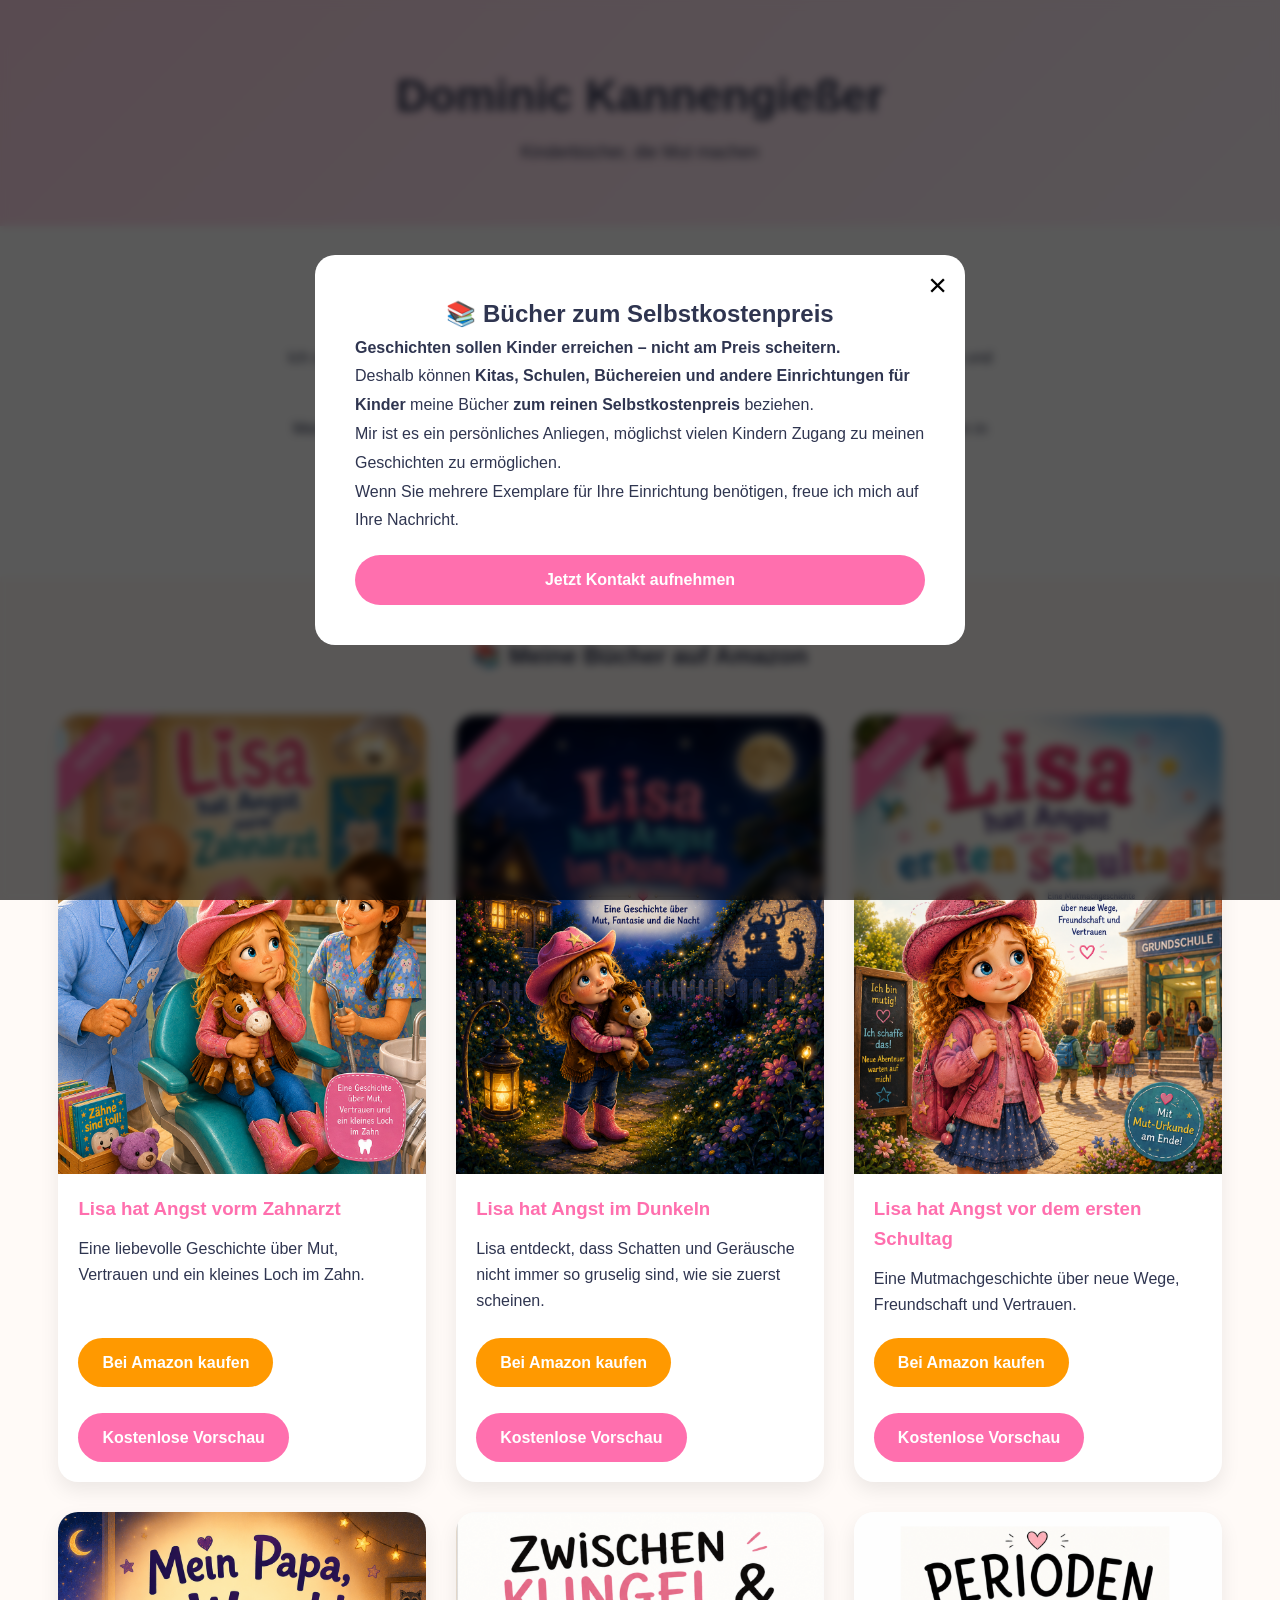
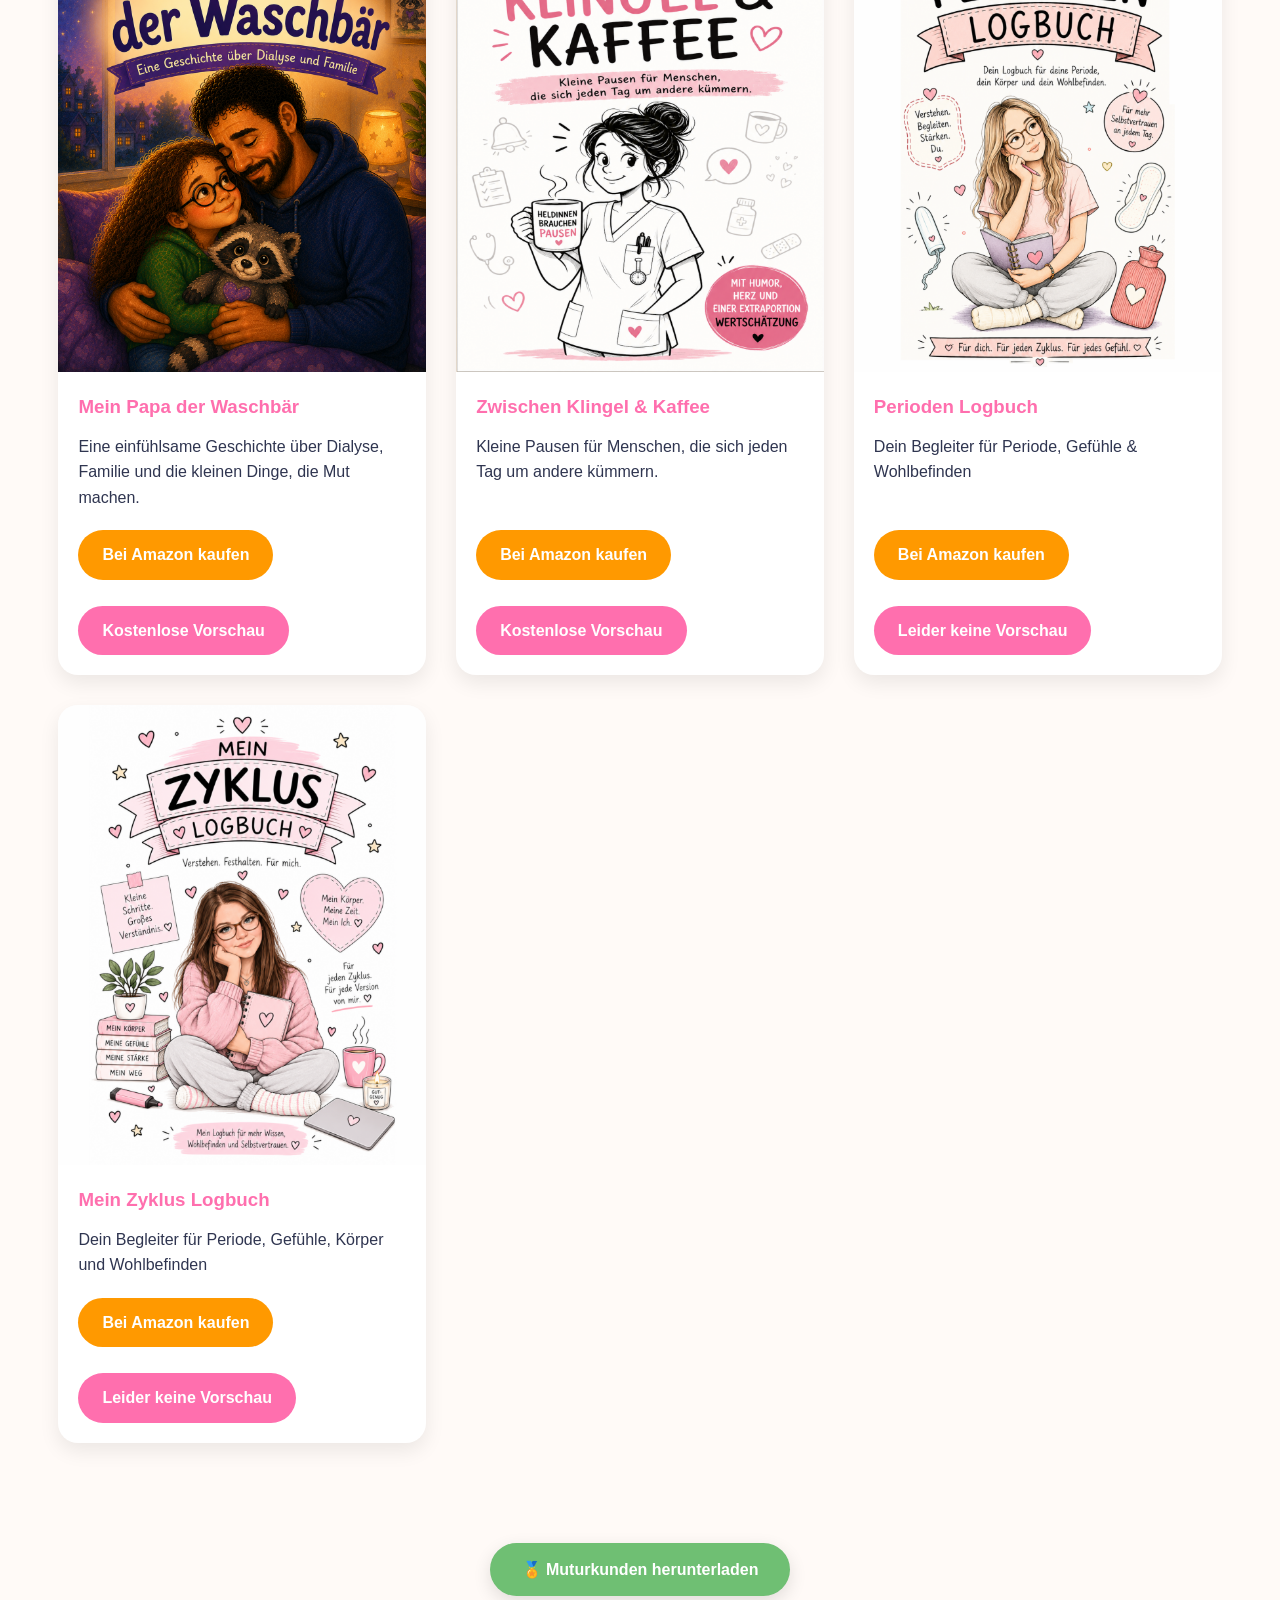
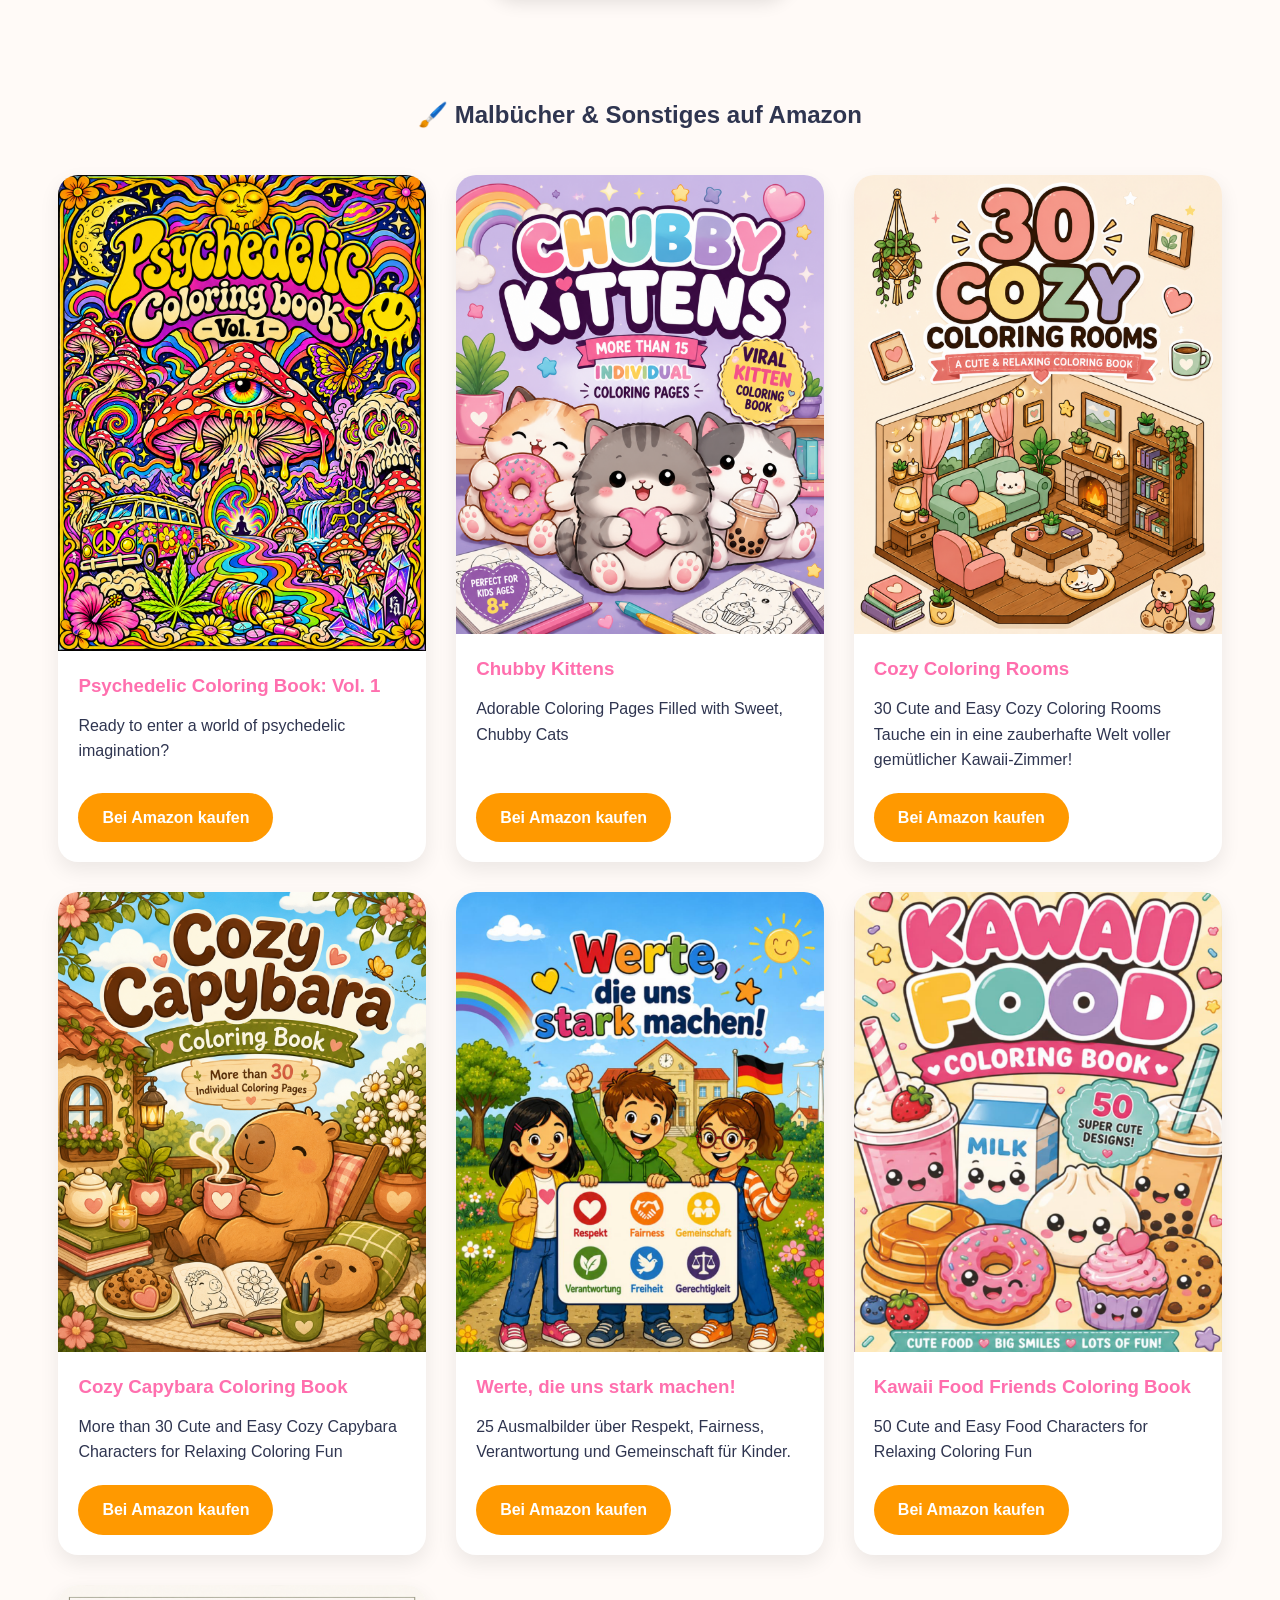
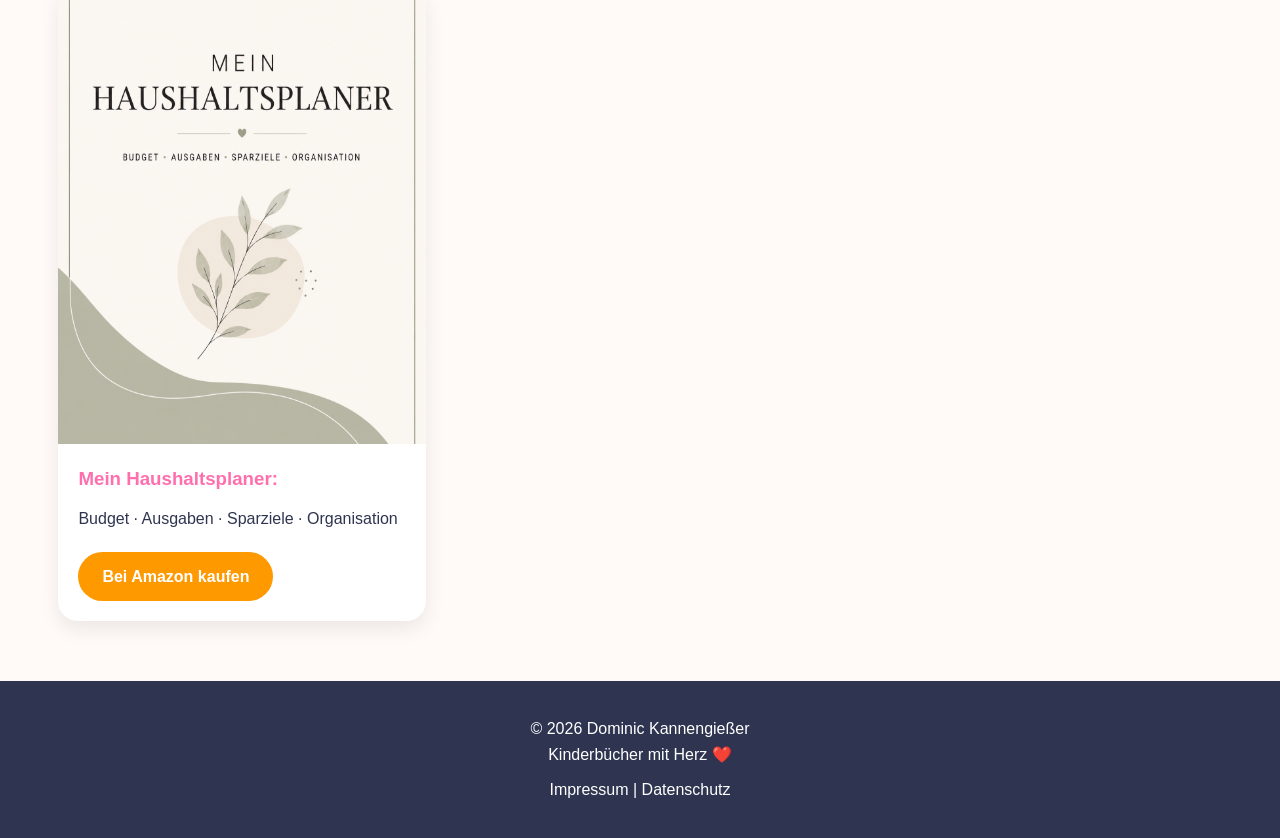
<file: index.html>
<!DOCTYPE html>
<html lang="de">
<head>

<meta charset="UTF-8">
<meta name="viewport" content="width=device-width, initial-scale=1.0">

<title>Dominic Kannengießer | Kinderbücher & mehr</title>
<meta name="description" content="Kinderbücher über Mut, Ängste, Gefühle und Selbstvertrauen. Dominic Kannengießer schreibt liebevolle Geschichten, die Kinder stärken und schwierige Themen altersgerecht erklären.">

<meta name="keywords" content="Kinderbücher, Kinderbuchautor, Dominic Kannengießer, Mut, Gefühle, Angst, Selbstvertrauen, Vorlesen, Bilderbücher, Grundschule">

<meta name="author" content="Dominic Kannengießer">
<meta name="robots" content="index, follow">
<meta name="language" content="de">
<meta name="theme-color" content="#f7d5df">

<link rel="canonical" href="https://dominickannengiesser.de/">

<!-- Favicon -->
<link rel="icon" type="image/x-icon" href="/favicon.ico">
<link rel="icon" type="image/png" sizes="32x32" href="/favicon-32x32.png">
<link rel="icon" type="image/png" sizes="16x16" href="/favicon-16x16.png">
<link rel="apple-touch-icon" sizes="180x180" href="/apple-touch-icon.png">

<!-- Open Graph -->
<meta property="og:type" content="website">
<meta property="og:site_name" content="Dominic Kannengießer">
<meta property="og:title" content="Dominic Kannengießer | Kinderbücher, die Mut machen">
<meta property="og:description" content="Liebevolle Kinderbücher über Mut, Gefühle und Selbstvertrauen. Geschichten, die Kinder stärken.">
<meta property="og:url" content="https://dominickannengiesser.de/">
<meta property="og:image" content="https://dominickannengiesser.de/img/social-banner.jpg">
<meta property="og:image:width" content="1200">
<meta property="og:image:height" content="630">
<meta property="og:image:type" content="image/jpeg">
<meta property="og:locale" content="de_DE">

<!-- Twitter / X -->
<meta name="twitter:card" content="summary_large_image">
<meta name="twitter:title" content="Dominic Kannengießer | Kinderbücher, die Mut machen">
<meta name="twitter:description" content="Liebevolle Kinderbücher über Mut, Gefühle und Selbstvertrauen.">
<meta name="twitter:image" content="https://dominickannengiesser.de/img/social-banner.jpg">

<!-- Schema.org -->
<script type="application/ld+json">
{
  "@context":"https://schema.org",
  "@type":"Person",
  "name":"Dominic Kannengießer",
  "jobTitle":"Kinderbuchautor",
  "url":"https://dominickannengiesser.de",
  "image":"https://dominickannengiesser.de/images/profil.jpg",
  "description":"Autor von Kinderbüchern, die Mut machen und schwierige Themen altersgerecht erklären.",
  "knowsAbout":[
    "Kinderbücher",
    "Mut",
    "Gefühle",
    "Selbstvertrauen",
    "Vorlesen"
  ],
  "sameAs":[
    "https://www.amazon.de/s?k=Dominic+Kannengießer"
  ]
}
</script>
<meta name="description" content="Kinderbücher von Dominic Kannengießer. Geschichten über Mut, Vertrauen, Gefühle und Abenteuer.">

<link rel="stylesheet" href="style.css">

</head>

<body>


<header>
    <div class="container">

        <h1>Dominic Kannengießer</h1>

        <p>Kinderbücher, die Mut machen</p>

    </div>

    


    </div>

</header>

<section class="about">

    <div class="container">

        <h2>❤️ Über mich</h2>

        <p>
            Ich schreibe Kinderbücher,
            die Kindern Mut machen und schwierige Themen
            auf eine liebevolle und altersgerechte Weise erklären.
        </p>

        <p>
            Meine Geschichten helfen Kindern,
            Gefühle zu verstehen,
            Ängste zu überwinden
            und Vertrauen in sich selbst zu entwickeln.
        </p>

    </div>
<a href="#" class="btn btn-primary" onclick="openKitaPopup();return false;">
    🏫 Für Kitas & Schulen
</a>
</section>

<div id="kitaPopup" class="popup-overlay">

    <div class="popup-box">

        <button class="popup-close" onclick="closeKitaPopup()">&times;</button>

        <h2>📚 Bücher zum Selbstkostenpreis</h2>

        <p>
            <strong>Geschichten sollen Kinder erreichen – nicht am Preis scheitern.</strong>
        </p>

        <p>
            Deshalb können <strong>Kitas, Schulen, Büchereien und andere Einrichtungen für Kinder</strong>
            meine Bücher <strong>zum reinen Selbstkostenpreis</strong> beziehen.
        </p>

        <p>
            Mir ist es ein persönliches Anliegen, möglichst vielen Kindern Zugang zu meinen Geschichten zu ermöglichen.
        </p>

        <p>
            Wenn Sie mehrere Exemplare für Ihre Einrichtung benötigen, freue ich mich auf Ihre Nachricht.
        </p>

        <a href="impressum.html" class="btn btn-primary">
            Jetzt Kontakt aufnehmen
        </a>

    </div>

</div>







<section id="buecher" class="books">

    <h2>📚 Meine Bücher auf Amazon</h2>

    <div class="book-grid">

        <div class="book-card series">

            <img src="img/lisa-zahnarzt-cover.png"
                 alt="Lisa hat Angst vorm Zahnarzt">

            <div class="book-content">

                <h3>Lisa hat Angst vorm Zahnarzt</h3>

                <p>
                    Eine liebevolle Geschichte über Mut,
                    Vertrauen und ein kleines Loch im Zahn.
                </p>
<a class="btn-amazon" href="https://www.amazon.de/dp/B0H673MLFH" target="_blank" rel="noopener noreferrer">
    Bei Amazon kaufen
</a><br>
				<a class="btn" href="preview_zahnarzt.html" rel="noopener noreferrer">
    Kostenlose Vorschau
</a>

            </div>

        </div>


        <div class="book-card series">

            <img src="img/lisa-dunkeln-cover.png"
                 alt="Lisa hat Angst im Dunkeln">

            <div class="book-content">

                <h3>Lisa hat Angst im Dunkeln</h3>

                <p>
                    Lisa entdeckt,
                    dass Schatten und Geräusche
                    nicht immer so gruselig sind,
                    wie sie zuerst scheinen.
                </p>

                <a class="btn-amazon" href="https://www.amazon.de/dp/B0H67GCMC7" target="_blank" rel="noopener noreferrer">
                    Bei Amazon kaufen
                </a>
				<br>
				<a class="btn" href="preview_dunkeln.html" rel="noopener noreferrer">
    Kostenlose Vorschau
</a>

            </div>

        </div>
		<div class="book-card series">

            <img src="img/lisa-schule-cover.png"
                 alt="Lisa hat Angst vor dem ersten Schultag">

            <div class="book-content">

                <h3>Lisa hat Angst vor dem ersten Schultag</h3>

                <p>
                    Eine Mutmachgeschichte über neue Wege, Freundschaft und Vertrauen.  
                </p>
 <a class="btn-amazon" href="https://www.amazon.de/dp/B0H7J6V5KJ" target="_blank" rel="noopener noreferrer">
                    Bei Amazon kaufen
                </a>
				<br>
               <a class="btn" href="preview_schule.html" rel="noopener noreferrer">
    Kostenlose Vorschau
</a>

            </div>

        </div>

		<div class="book-card">

            <img src="img/waschbaer-cover.png"
                 alt="Mein Papa der Waschbär">

            <div class="book-content">

                <h3>Mein Papa der Waschbär</h3>

                <p>
                    Eine einfühlsame Geschichte über Dialyse, Familie und die kleinen Dinge, die Mut machen.
                </p>

                <a class="btn-amazon" href="https://www.amazon.de/dp/B0H58DMF8R" target="_blank" rel="noopener noreferrer">
                    Bei Amazon kaufen
                </a>
				<br>
				<a class="btn" href="preview_waschbaer.html" rel="noopener noreferrer">
    Kostenlose Vorschau
</a>

            </div>

        </div>
		<div class="book-card">

            <img src="img/klingel-cover.png"
                 alt="Zwischen Klingel & Kaffee">

            <div class="book-content">

                <h3>Zwischen Klingel & Kaffee</h3>

                <p>
                    Kleine Pausen für Menschen, die sich jeden Tag um andere kümmern.
                </p>

                <a class="btn-amazon" href="https://www.amazon.de/dp/B0H9ZQ3PFG" target="_blank" rel="noopener noreferrer">
                    Bei Amazon kaufen
                </a>
				<br>
				<a class="btn" href="preview_kaffee.html" rel="noopener noreferrer">
    Kostenlose Vorschau
</a>

            </div>

        </div>

<div class="book-card">

            <img src="img/peri-cover.png"
                 alt="Perioden Logbuch">

            <div class="book-content">

                <h3>Perioden Logbuch</h3>

                <p>
                    Dein Begleiter für Periode, Gefühle & Wohlbefinden
                </p>

                 <a class="btn-amazon" href="https://amzn.to/4A8QbVB" target="_blank" rel="noopener noreferrer">
                    Bei Amazon kaufen
                </a>
				<br>
				<a class="btn" href="#" rel="noopener noreferrer">
    Leider keine Vorschau
</a>

            </div>

        </div>		

		<div class="book-card">

            <img src="img/zyklus_coverw.png"
                 alt="Mein Zyklus Logbuch">

            <div class="book-content">

                <h3>Mein Zyklus Logbuch</h3>

                <p>
                    Dein Begleiter für Periode, Gefühle, Körper und Wohlbefinden
                </p>

                 <a class="btn-amazon" href="https://amzn.to/4ya7LaJ" target="_blank" rel="noopener noreferrer">
                    Bei Amazon kaufen
                </a>
				<br>
				<a class="btn" href="#" rel="noopener noreferrer">
    Leider keine Vorschau
</a>

            </div>

        </div>		

    </div>

</section>
	
<div class="btn-center">
    <a href="muturkunden.html" class="btn-certificate">
        🏅 Muturkunden herunterladen
    </a>
</div>
<section id="malbuecher" class="books">

    <h2>🖌️ Malbücher & Sonstiges auf Amazon</h2>

    <div class="book-grid">

<div class="book-card">

            <img src="img/trippy-cover.png"
                 alt="Psychedelic Coloring Book: Vol. 1">

            <div class="book-content">

                <h3>Psychedelic Coloring Book: Vol. 1</h3>

                <p>
Ready to enter a world of psychedelic imagination?
                </p>

                <a class="btn-amazon" href="https://www.amazon.de/dp/B0HS3ZQMYT" target="_blank">
                Bei Amazon kaufen
                </a>

            </div>

		</div>

		
		<div class="book-card">

            <img src="img/chubby-kitten-cover.png"
                 alt="Chubby Kittens Coloring Book">

            <div class="book-content">

                <h3>Chubby Kittens</h3>

                <p>
                    Adorable Coloring Pages Filled with Sweet, Chubby Cats
                </p>

                <a class="btn-amazon" href="https://www.amazon.de/dp/B0H9HSDS3B" target="_blank">
                Bei Amazon kaufen
                </a>

            </div>

		</div>


		<div class="book-card">

            <img src="img/cozy-rooms-cover.png"
                 alt="Cozy Rooms Coloring Book">

            <div class="book-content">

                <h3>Cozy Coloring Rooms</h3>

                <p>
                    30 Cute and Easy Cozy Coloring Rooms Tauche ein in eine zauberhafte Welt voller gemütlicher Kawaii-Zimmer!
                </p>

                <a class="btn-amazon" href="https://www.amazon.de/dp/B0H8LRNP5S" target="_blank">
                Bei Amazon kaufen
                </a>

            </div>

		</div>

		<div class="book-card">

            <img src="img/cozy-capybara-cover.png"
                 alt="Cozy Capybara Coloring Book">

            <div class="book-content">

                <h3>Cozy Capybara Coloring Book</h3>

                <p>
                    More than 30 Cute and Easy Cozy Capybara Characters for Relaxing Coloring Fun
                </p>

                <a class="btn-amazon" href="https://www.amazon.de/dp/B0H71V241M" target="_blank">
                Bei Amazon kaufen
                </a>

            </div>

		</div>

        <div class="book-card">

            <img src="img/werte_malbuch.png"
                 alt="Werte, die uns stark machen!">

            <div class="book-content">

                <h3>Werte, die uns stark machen!</h3>

                <p>
                    25 Ausmalbilder über Respekt, Fairness, Verantwortung und Gemeinschaft für Kinder.
                </p>

                <a class="btn-amazon" href="https://www.amazon.de/dp/B0H4GGSV15" target="_blank" rel="noopener noreferrer">
                    Bei Amazon kaufen
                </a>

            </div>

        </div>


        <div class="book-card">

            <img src="img/kawaii_malbuch.png"
                 alt="Kawaii Food Friends Coloring Book">

            <div class="book-content">

                <h3>Kawaii Food Friends Coloring Book</h3>

                <p>
                    50 Cute and Easy Food Characters for Relaxing Coloring Fun
                </p>

                <a class="btn-amazon" href="https://www.amazon.de/dp/B0H4C5GL1Q" target="_blank" rel="noopener noreferrer">
                    Bei Amazon kaufen
                </a>

            </div>

        </div>


        <div class="book-card">

            <img src="img/planer_cover.png"
                 alt="Mein Haushaltsplaner: Budget · Ausgaben · Sparziele · Organisation">

            <div class="book-content">

                <h3>Mein Haushaltsplaner:</h3>

                <p>
                    Budget · Ausgaben · Sparziele · Organisation
                </p>

                <a class="btn-amazon" href="https://www.amazon.de/dp/B0H65PQLJ3" target="_blank" rel="noopener noreferrer">
                    Bei Amazon kaufen
                </a>

            </div>

        </div>

        

    </div>

</section>


<footer>

    <div class="container">

        <p>
            © 2026 Dominic Kannengießer
        </p>

        <p>
            Kinderbücher mit Herz ❤️<br>
			<p class="footer-links">
    <a href="impressum.html">Impressum</a> |
    <a href="datenschutz.html">Datenschutz</a>
</p>
        </p>

    </div>

</footer>
<script src="banner.js"></script>

</body>
</html>
</file>
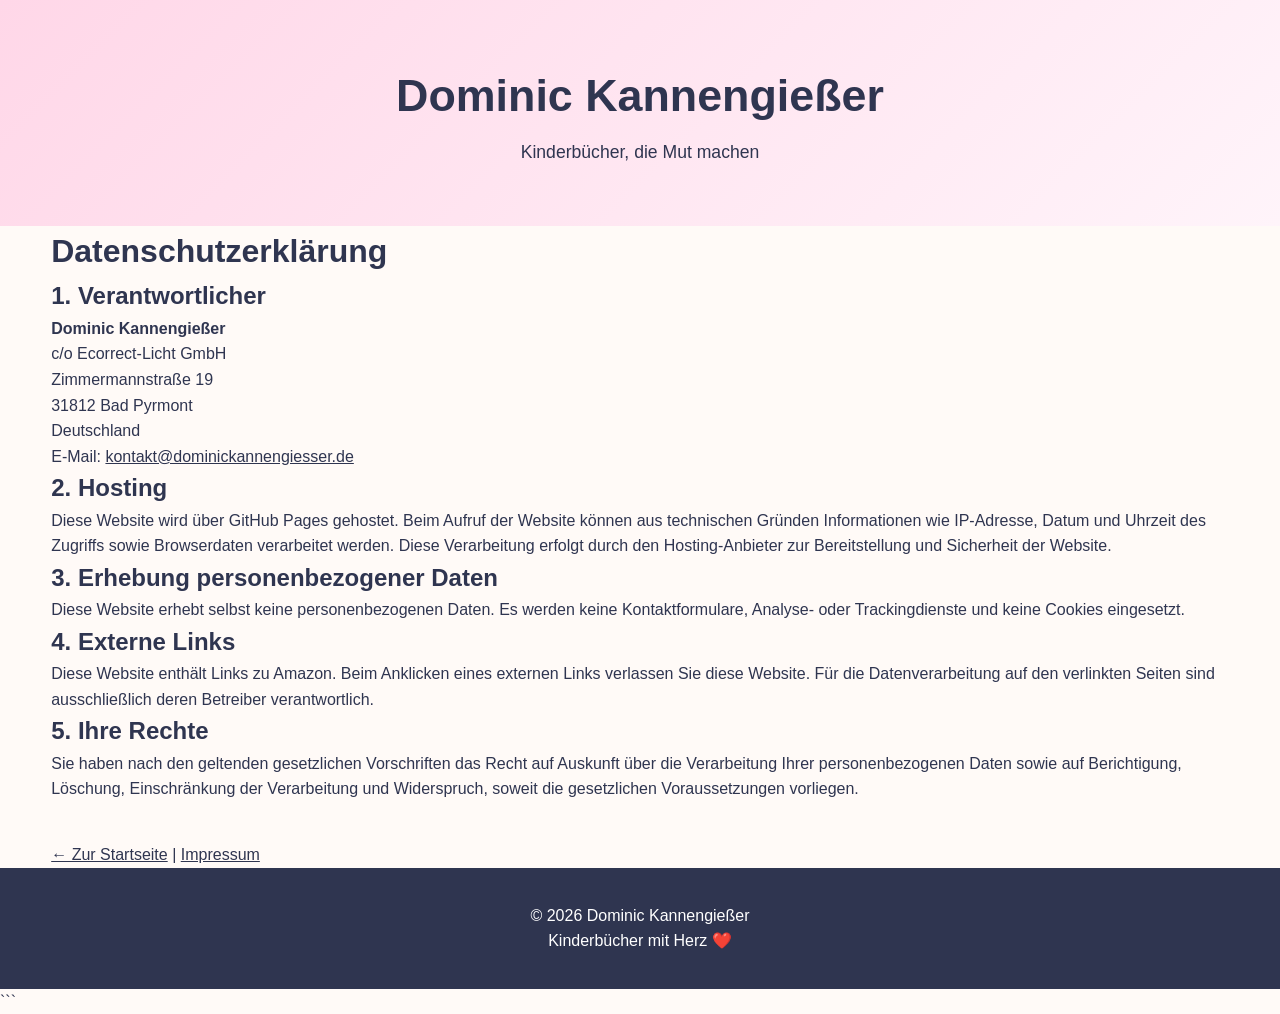
<file: datenschutz.html>
<!DOCTYPE html>
<html lang="de">
<head>

<meta charset="UTF-8">
<meta name="viewport" content="width=device-width, initial-scale=1.0">

<title>Datenschutzerklärung | Dominic Kannengießer</title>

<meta name="description" content="Datenschutzerklärung der Website von Dominic Kannengießer.">

<link rel="stylesheet" href="style.css">

</head>

<body>

<header>

    <div class="container">

        <h1>Dominic Kannengießer</h1>

        <p>Kinderbücher, die Mut machen</p>

    </div>

</header>

<main class="container">

    <h1>Datenschutzerklärung</h1>

    <section>

        <h2>1. Verantwortlicher</h2>

        <p>
            <strong>Dominic Kannengießer</strong><br>
            c/o Ecorrect-Licht GmbH<br>
            Zimmermannstraße 19<br>
            31812 Bad Pyrmont<br>
            Deutschland
        </p>

        <p>
            E-Mail:
            <a href="mailto:kontakt@dominickannengiesser.de">kontakt@dominickannengiesser.de</a>
        </p>

    </section>

    <section>

        <h2>2. Hosting</h2>

        <p>
            Diese Website wird über GitHub Pages gehostet. Beim Aufruf der
            Website können aus technischen Gründen Informationen wie
            IP-Adresse, Datum und Uhrzeit des Zugriffs sowie Browserdaten
            verarbeitet werden. Diese Verarbeitung erfolgt durch den
            Hosting-Anbieter zur Bereitstellung und Sicherheit der Website.
        </p>

    </section>

    <section>

        <h2>3. Erhebung personenbezogener Daten</h2>

        <p>
            Diese Website erhebt selbst keine personenbezogenen Daten.
            Es werden keine Kontaktformulare, Analyse- oder Trackingdienste
            und keine Cookies eingesetzt.
        </p>

    </section>

    <section>

        <h2>4. Externe Links</h2>

        <p>
            Diese Website enthält Links zu Amazon. Beim Anklicken eines
            externen Links verlassen Sie diese Website. Für die
            Datenverarbeitung auf den verlinkten Seiten sind ausschließlich
            deren Betreiber verantwortlich.
        </p>

    </section>

    <section>

        <h2>5. Ihre Rechte</h2>

        <p>
            Sie haben nach den geltenden gesetzlichen Vorschriften das Recht
            auf Auskunft über die Verarbeitung Ihrer personenbezogenen Daten
            sowie auf Berichtigung, Löschung, Einschränkung der Verarbeitung
            und Widerspruch, soweit die gesetzlichen Voraussetzungen
            vorliegen.
        </p>

    </section>

    <p style="margin-top:40px;">
        <a href="index.html">← Zur Startseite</a> |
        <a href="impressum.html">Impressum</a>
    </p>

</main>

<footer>

    <div class="container">

        <p>© 2026 Dominic Kannengießer</p>

        <p>Kinderbücher mit Herz ❤️</p>

    </div>

</footer>

</body>
</html>
```
</file>
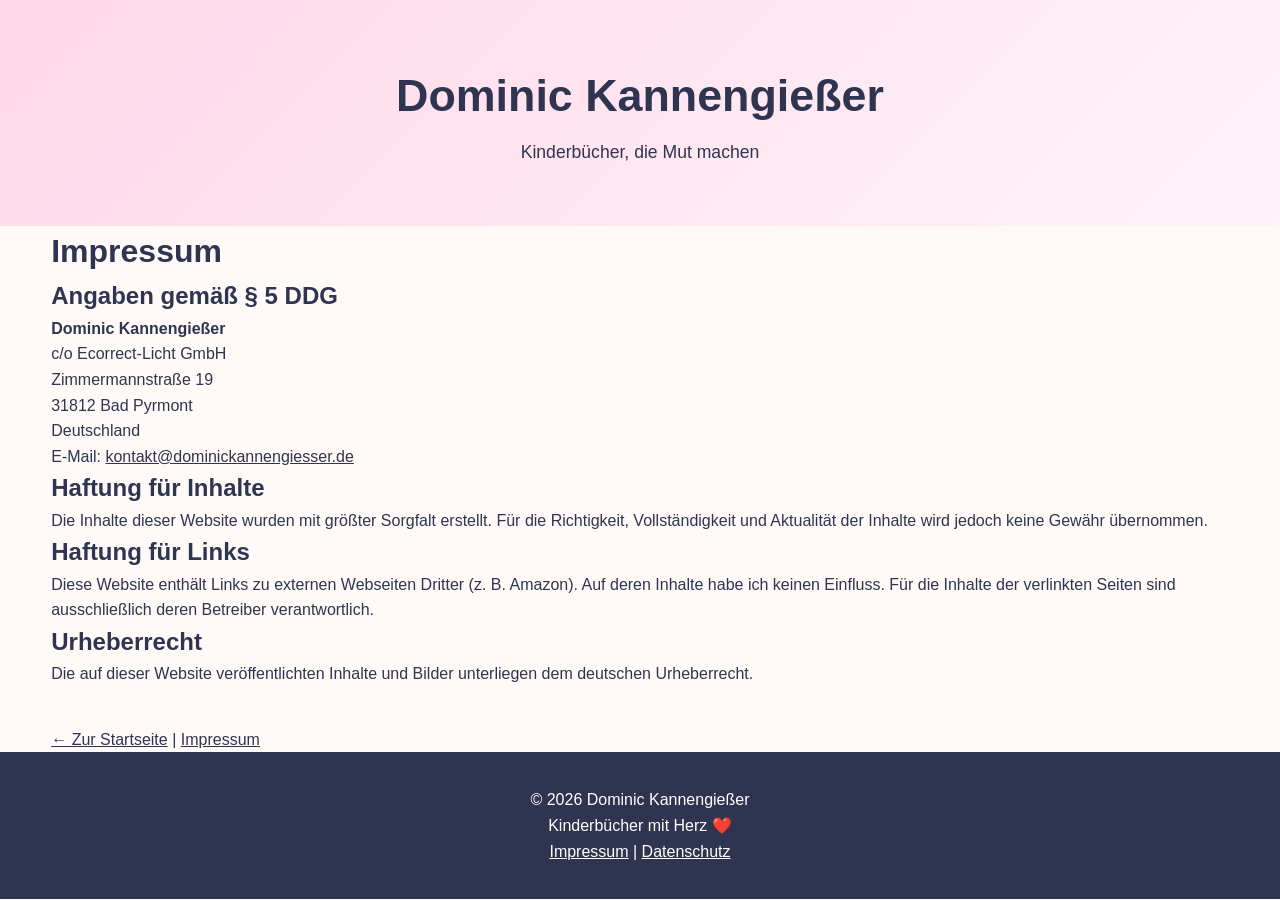
<file: impressum.html>
<!DOCTYPE html>
<html lang="de">
<head>

<meta charset="UTF-8">
<meta name="viewport" content="width=device-width, initial-scale=1.0">

<title>Dominic Kannengießer | Kinderbücher & mehr</title>

<meta name="description" content="Kinderbücher von Dominic Kannengießer. Geschichten über Mut, Vertrauen, Gefühle und Abenteuer.">

<link rel="stylesheet" href="style.css">

</head>

<body>

<header>

    <div class="container">

        <h1>Dominic Kannengießer</h1>

        <p>Kinderbücher, die Mut machen</p>

        

    </div>

</header>
<main class="container"> <h1>Impressum</h1> <section> <h2>Angaben gemäß § 5 DDG</h2> <p> <strong>Dominic Kannengießer</strong><br> c/o Ecorrect-Licht GmbH<br> Zimmermannstraße 19<br> 31812 Bad Pyrmont<br> Deutschland </p> <p> E-Mail: <a href="mailto:kontakt@dominickannengiesser.de"> kontakt@dominickannengiesser.de </a> </p> </section> <section> <h2>Haftung für Inhalte</h2> <p> Die Inhalte dieser Website wurden mit größter Sorgfalt erstellt. Für die Richtigkeit, Vollständigkeit und Aktualität der Inhalte wird jedoch keine Gewähr übernommen. </p> </section> <section> <h2>Haftung für Links</h2> <p> Diese Website enthält Links zu externen Webseiten Dritter (z.&nbsp;B. Amazon). Auf deren Inhalte habe ich keinen Einfluss. Für die Inhalte der verlinkten Seiten sind ausschließlich deren Betreiber verantwortlich. </p> </section> <section> <h2>Urheberrecht</h2> <p> Die auf dieser Website veröffentlichten Inhalte und Bilder unterliegen dem deutschen Urheberrecht. </p> </section>
<p style="margin-top:40px;">
        <a href="index.html">← Zur Startseite</a> |
        <a href="impressum.html">Impressum</a>
    </p>

</main>
<footer>

    <div class="container">

        <p>
            © 2026 Dominic Kannengießer
        </p>

        <p>
            Kinderbücher mit Herz ❤️<br>
			<a href="impressum.html">Impressum</a> |
  <a href="datenschutz.html">Datenschutz</a>
        </p>

    </div>

</footer>

</body>
</html>
</file>
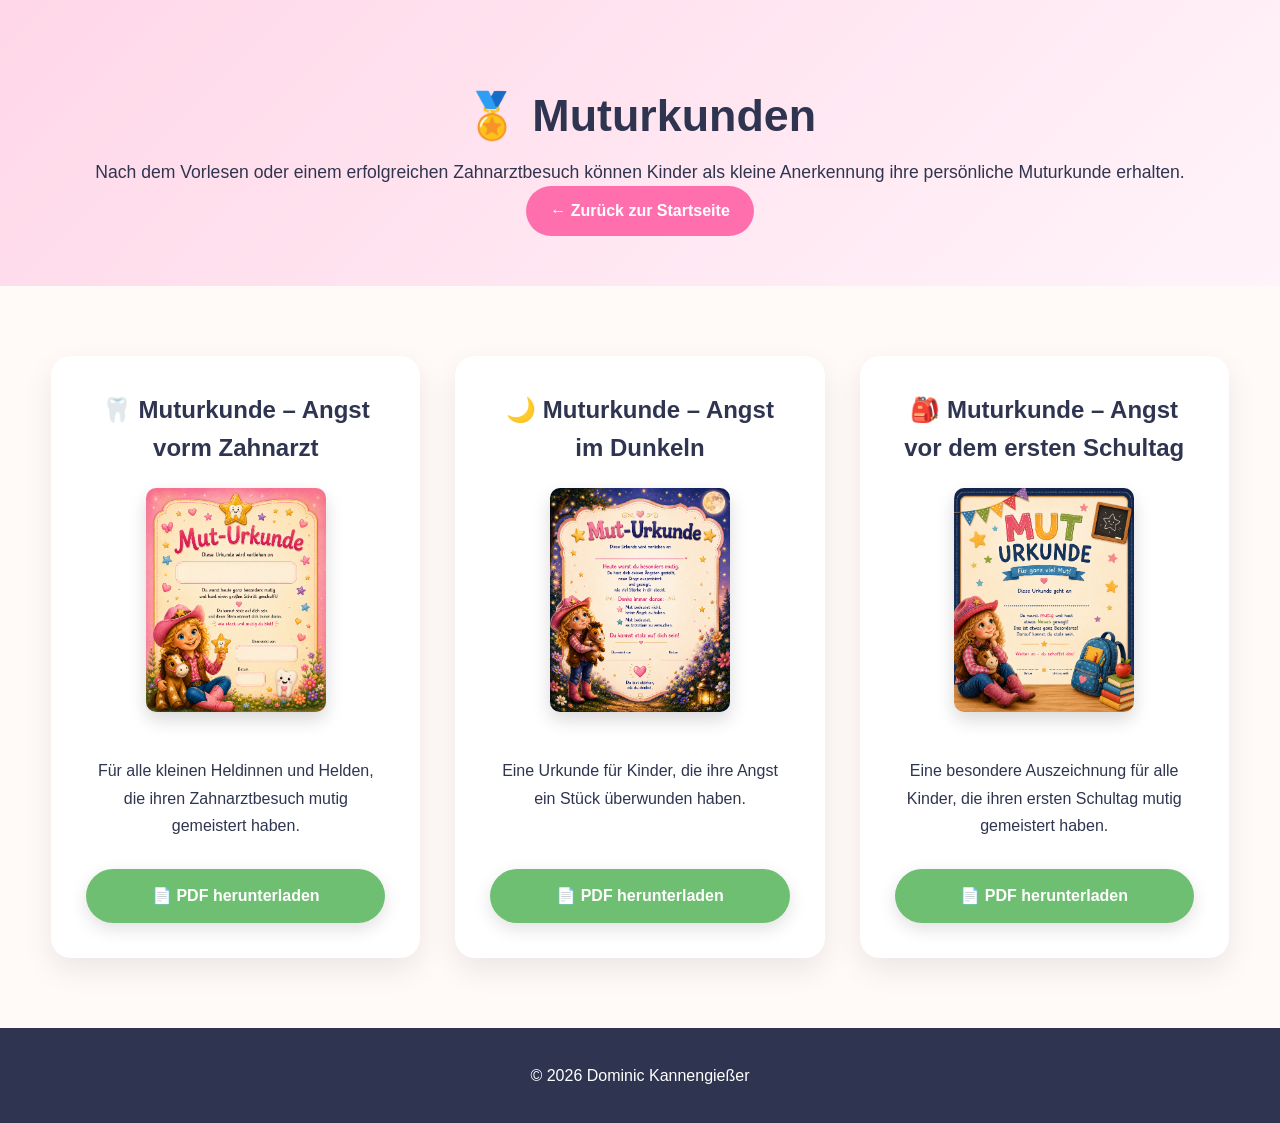
<file: muturkunden.html>
<!DOCTYPE html>
<html lang="de">
<head>

    <meta charset="UTF-8">
    <meta name="viewport" content="width=device-width, initial-scale=1.0">

    <title>Muturkunden | Dominic Kannengießer</title>

    <link rel="stylesheet" href="style.css">
    <link rel="stylesheet" href="urkunden.css">

</head>
<body>

<header class="hero small-hero">

    <div class="container">

        <h1>🏅 Muturkunden</h1>

        <p>
            Nach dem Vorlesen oder einem erfolgreichen Zahnarztbesuch
            können Kinder als kleine Anerkennung ihre persönliche
            Muturkunde erhalten.
        </p>

        <a href="index.html" class="btn">
            ← Zurück zur Startseite
        </a>

    </div>

</header>

<section class="container">

    <div class="certificate-grid">

        <article class="certificate-card">

            <h2>🦷 Muturkunde – Angst vorm Zahnarzt</h2>
<img src="img/urkunden/muturkunde-zahnarzt.png"
     class="certificate-image"
     alt="Muturkunde Zahnarzt">
            <p>
                Für alle kleinen Heldinnen und Helden,
                die ihren Zahnarztbesuch mutig gemeistert haben.
            </p>

            <a href="downloads/muturkunde-zahnarzt.pdf"
               class="btn-certificate"
               download>
                📄 PDF herunterladen
            </a>

        </article>

        <article class="certificate-card">

            <h2>🌙 Muturkunde – Angst im Dunkeln</h2>
<img src="img/urkunden/muturkunde-dunkeln.png"
     class="certificate-image"
     alt="Muturkunde Dunkeln">
            <p>
                Eine Urkunde für Kinder,
                die ihre Angst ein Stück überwunden haben.
            </p>

            <a href="downloads/muturkunde-dunkeln.pdf"
               class="btn-certificate"
               download>
                📄 PDF herunterladen
            </a>

        </article>

<article class="certificate-card">

            <h2>🎒 Muturkunde – Angst vor dem ersten Schultag</h2>
<img src="img/urkunden/muturkunde-schule.png"
     class="certificate-image"
     alt="Muturkunde Schule">
           <p>
    Eine besondere Auszeichnung für alle Kinder,
    die ihren ersten Schultag mutig gemeistert haben.
</p>

            <a href="downloads/muturkunde-schule.pdf"
               class="btn-certificate"
               download>
                📄 PDF herunterladen
            </a>

        </article>

    </div>

</section>

<footer class="footer">

    <p>
        © 2026 Dominic Kannengießer
    </p>

</footer>

</body>
</html>
</file>
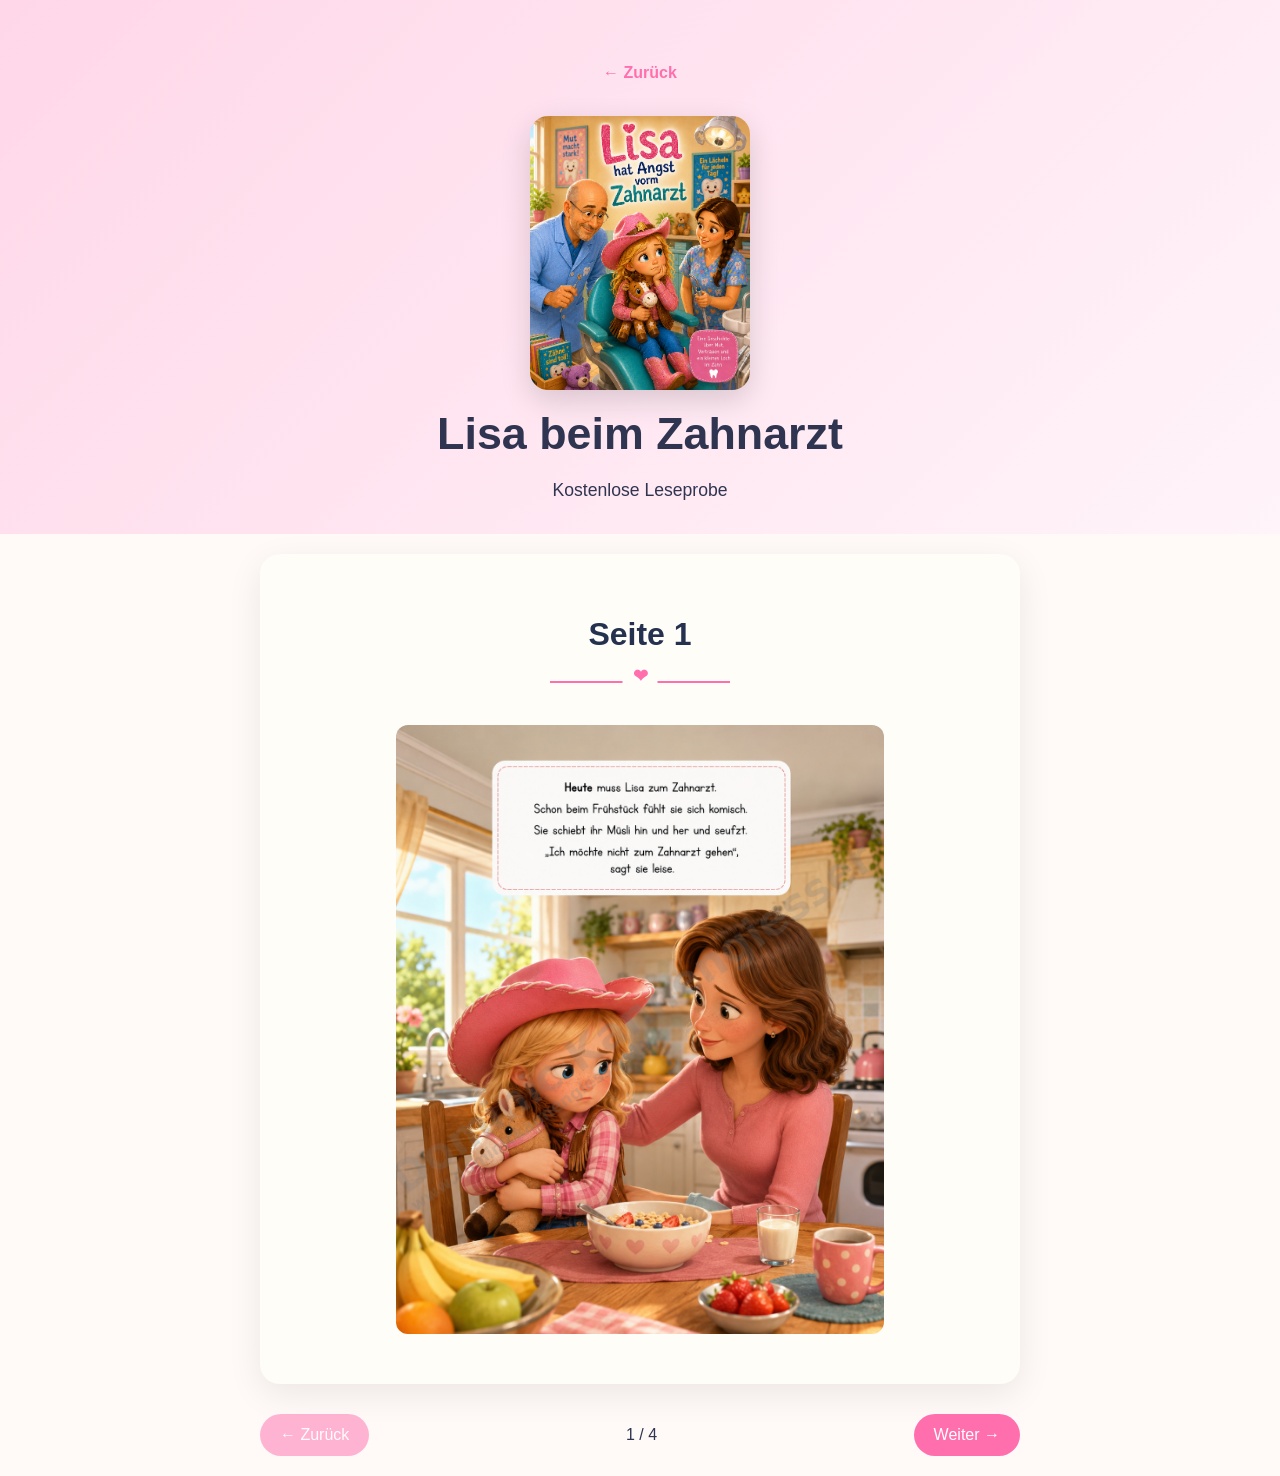
<file: preview.html>
<!DOCTYPE html>
<html lang="de">
<head>

<meta charset="UTF-8">
<meta name="viewport" content="width=device-width, initial-scale=1.0">

<title>Leseprobe | Lisa beim Zahnarzt</title>

<link rel="stylesheet" href="style.css">
<link rel="stylesheet" href="preview.css">

</head>
<body>

<header class="preview-header">

    <a href="index.html" class="back-btn">← Zurück</a>
<br>
    <img src="img/lisa-zahnarzt-cover.png"
         alt="Lisa beim Zahnarzt">

    <h1>Lisa beim Zahnarzt</h1>

    <p>
        Kostenlose Leseprobe
    </p>

</header>

<main>

<section class="book">

<div class="page active">

<h2>Seite 1</h2>

<p>
<img src="img/preview/lisa/zahnarzt/01.png" width="75%">
</p>

</div>


<div class="page">

<h2>Seite 2</h2>

<p>
<img src="img/preview/lisa/zahnarzt/02.png" width="75%">
</p>

</div>


<div class="page">

<h2>Seite 3</h2>

<p>
<img src="img/preview/lisa/zahnarzt/03.png" width="75%">
</p>

</div>


<div class="page">

<h2>Vielen Dank ❤️</h2>

<p>
Dir gefällt die Geschichte?
Dann entdecke das komplette Abenteuer auf Amazon.
</p>

<a class="btn-amazon"
href="https://www.amazon.de/dp/B0H673MLFH"
target="_blank"
rel="noopener noreferrer">

Jetzt bei Amazon kaufen

</a>

</div>

<div class="controls">

<button id="prev">
← Zurück
</button>

<span id="counter">
1 / 4
</span>

<button id="next">
Weiter →
</button>

</div>

</section>

</main>

<script src="preview.js"></script>

</body>
</html>
</file>
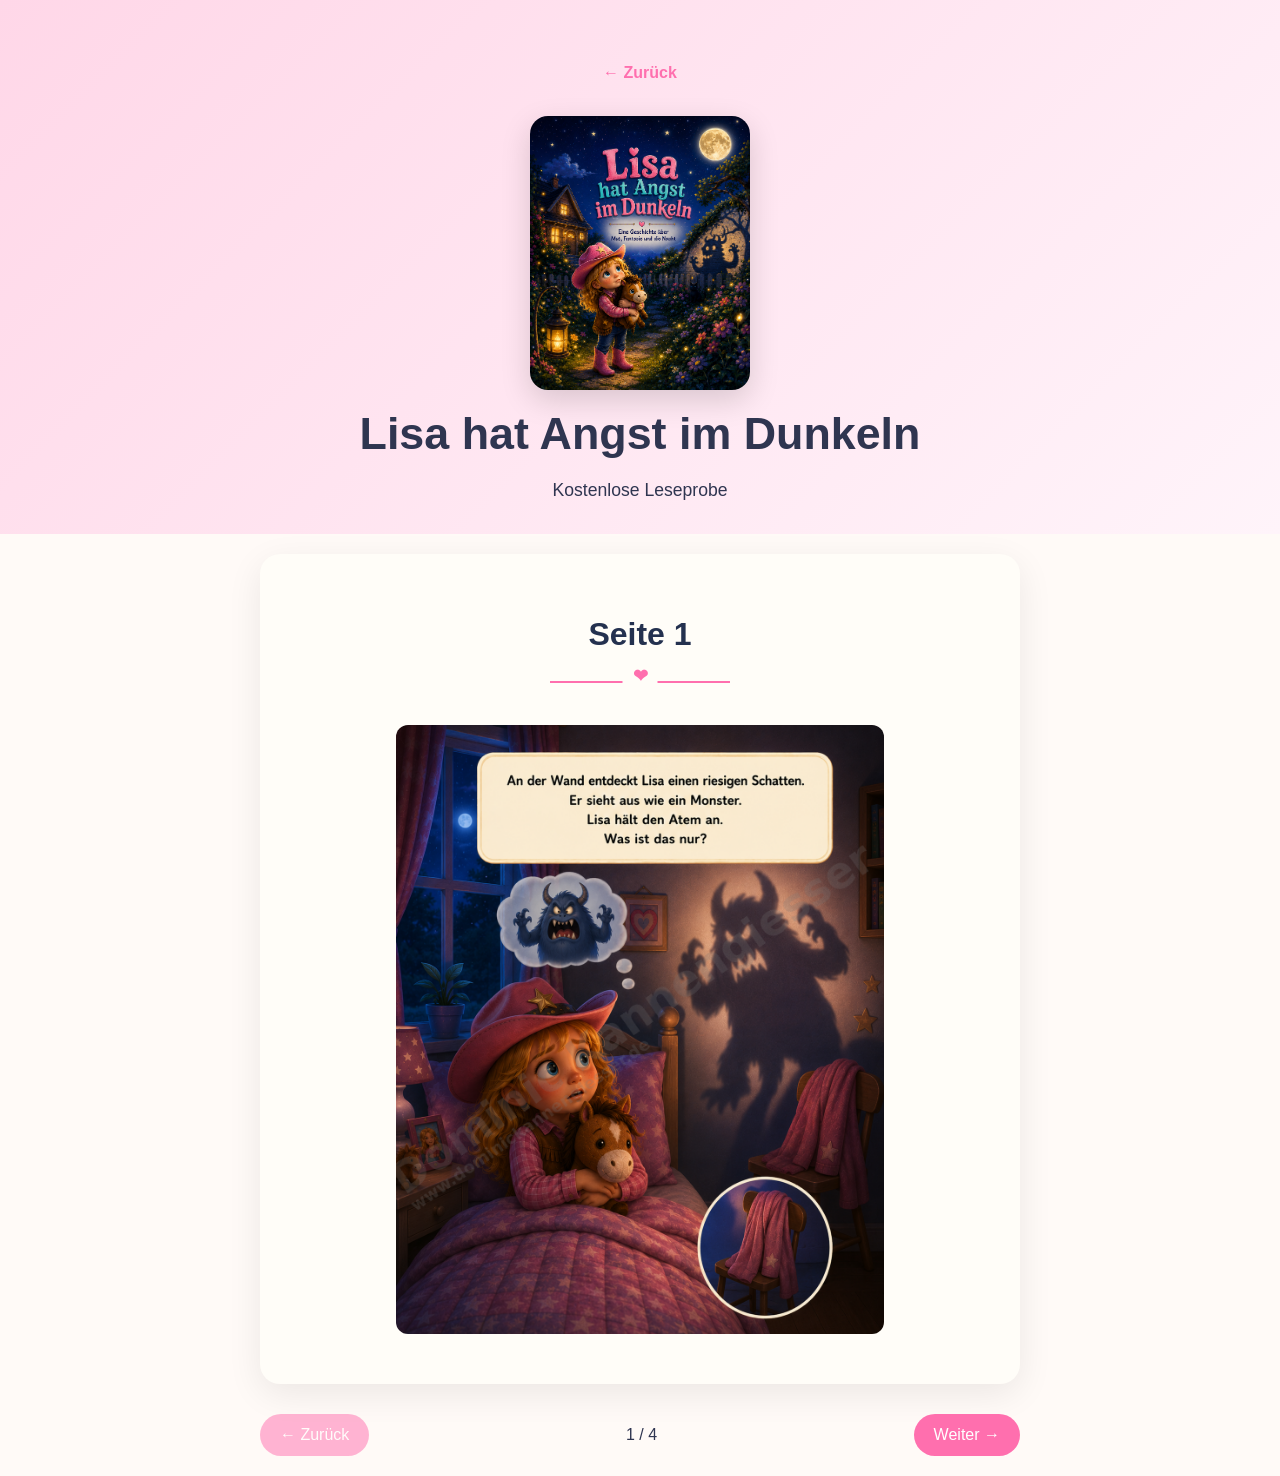
<file: preview_dunkel.html>
<!DOCTYPE html>
<html lang="de">
<head>

<meta charset="UTF-8">
<meta name="viewport" content="width=device-width, initial-scale=1.0">

<title>Leseprobe | Lisa hat Angst im Dunkeln</title>

<link rel="stylesheet" href="style.css">
<link rel="stylesheet" href="preview.css">

</head>
<body>

<header class="preview-header">

    <a href="index.html" class="back-btn">← Zurück</a>
<br>
    <img src="img/lisa-dunkeln-cover.png"
         alt="Lisa beim Zahnarzt">

    <h1>Lisa hat Angst im Dunkeln</h1>

    <p>
        Kostenlose Leseprobe
    </p>

</header>

<main>

<section class="book">

<div class="page active">

<h2>Seite 1</h2>

<p>
<img src="img/preview/lisa/dunkeln/01.png" width="75%">
</p>

</div>


<div class="page">

<h2>Seite 2</h2>

<p>
<img src="img/preview/lisa/dunkeln/02.png" width="75%">
</p>

</div>


<div class="page">

<h2>Seite 3</h2>

<p>
<img src="img/preview/lisa/dunkeln/03.png" width="75%">
</p>

</div>


<div class="page">

<h2>Vielen Dank ❤️</h2>

<p>
Dir gefällt die Geschichte?
Dann entdecke das komplette Abenteuer auf Amazon.
</p>

<a class="btn-amazon"
href="https://www.amazon.de/dp/B0H67GCMC7"
target="_blank"
rel="noopener noreferrer">

Jetzt bei Amazon kaufen

</a>

</div>

<div class="controls">

<button id="prev">
← Zurück
</button>

<span id="counter">
1 / 4
</span>

<button id="next">
Weiter →
</button>

</div>

</section>

</main>

<script src="preview.js"></script>

</body>
</html>
</file>
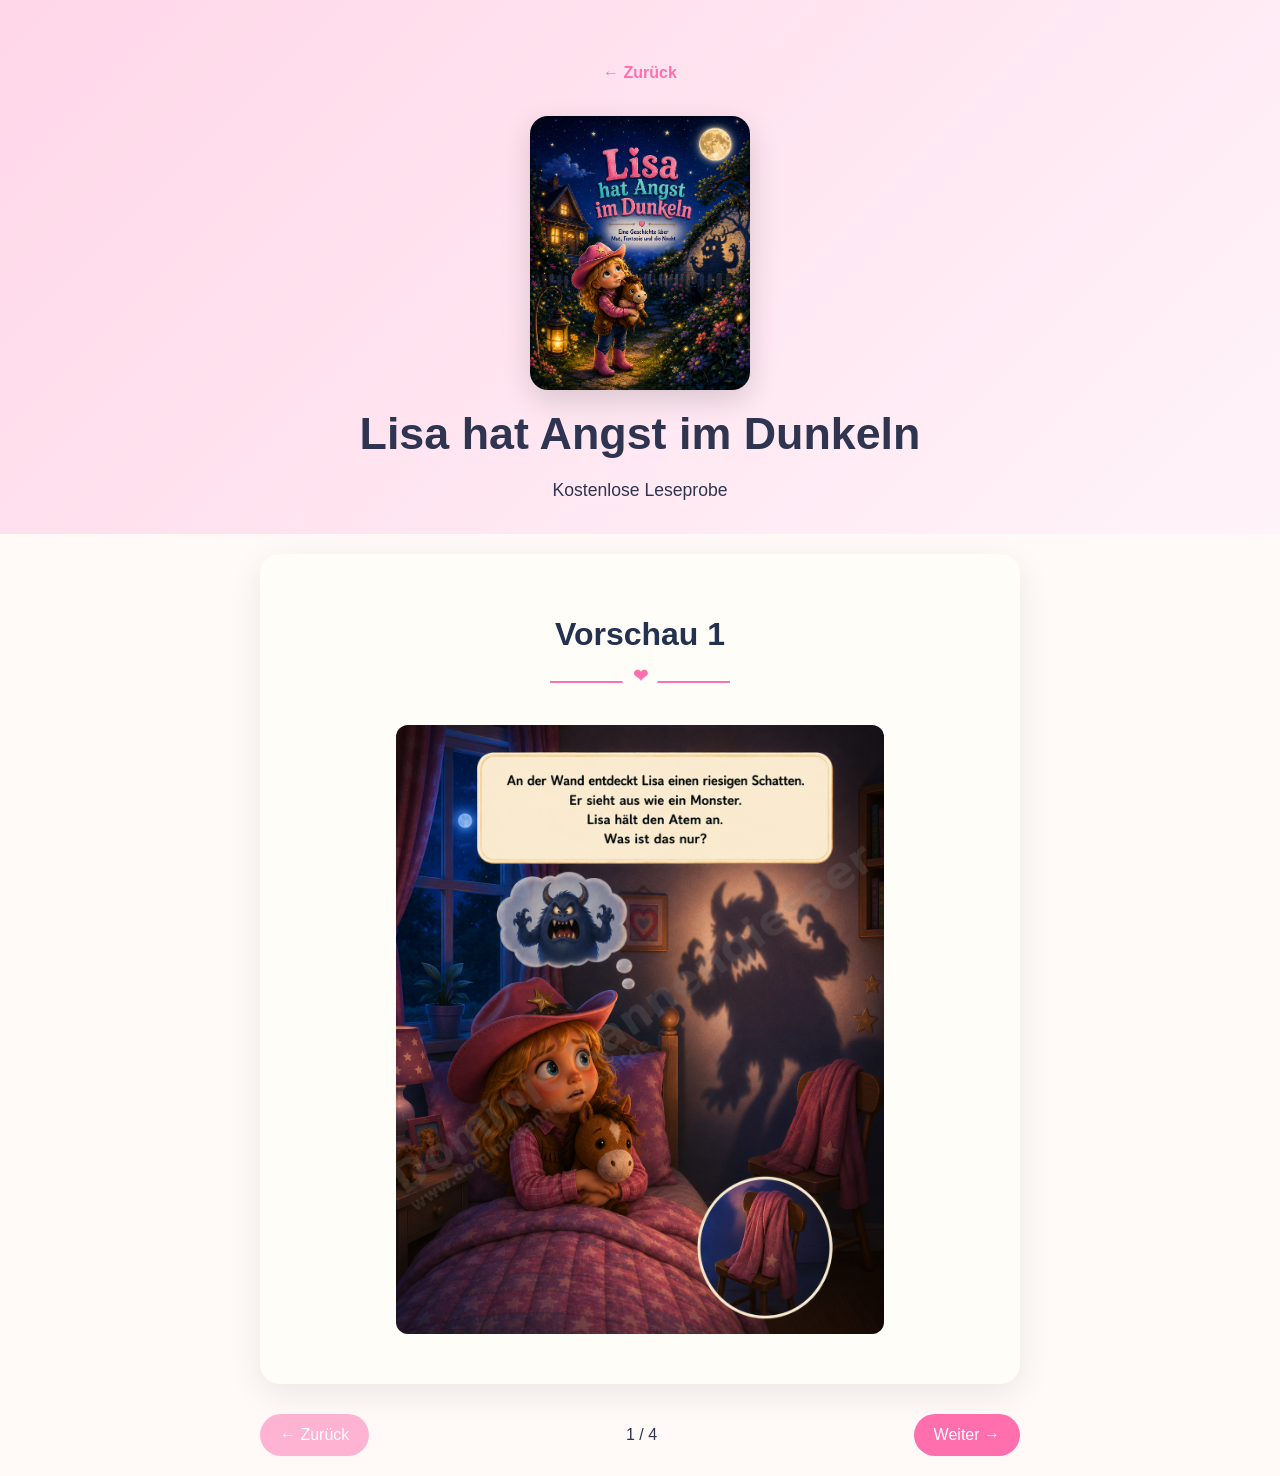
<file: preview_dunkeln.html>
<!DOCTYPE html>
<html lang="de">
<head>

<meta charset="UTF-8">
<meta name="viewport" content="width=device-width, initial-scale=1.0">

<title>Leseprobe | Lisa hat Angst im Dunkeln</title>

<link rel="stylesheet" href="style.css">
<link rel="stylesheet" href="preview.css">

</head>
<body>

<header class="preview-header">

    <a href="index.html" class="back-btn">← Zurück</a>
<br>
    <img src="img/lisa-dunkeln-cover.png"
         alt="Lisa beim Zahnarzt">

    <h1>Lisa hat Angst im Dunkeln</h1>

    <p>
        Kostenlose Leseprobe
    </p>

</header>

<main>

<section class="book">

<div class="page active">

<h2>Vorschau 1</h2>

<p>
<img src="img/preview/lisa/dunkeln/01.png" width="75%">
</p>

</div>


<div class="page">

<h2>Vorschau 2</h2>

<p>
<img src="img/preview/lisa/dunkeln/02.png" width="75%">
</p>

</div>


<div class="page">

<h2>Vorschau 3</h2>

<p>
<img src="img/preview/lisa/dunkeln/03.png" width="75%">
</p>

</div>


<div class="page">

<h2>Vielen Dank ❤️</h2>

<p>
Dir gefällt die Geschichte?
Dann entdecke das komplette Abenteuer auf Amazon.
</p>

<a class="btn-amazon"
href="https://www.amazon.de/dp/B0H67GCMC7"
target="_blank"
rel="noopener noreferrer">

Jetzt bei Amazon kaufen

</a>

</div>

<div class="controls">

<button id="prev">
← Zurück
</button>

<span id="counter">
1 / 4
</span>

<button id="next">
Weiter →
</button>

</div>

</section>

</main>

<script src="preview.js"></script>

</body>
</html>
</file>
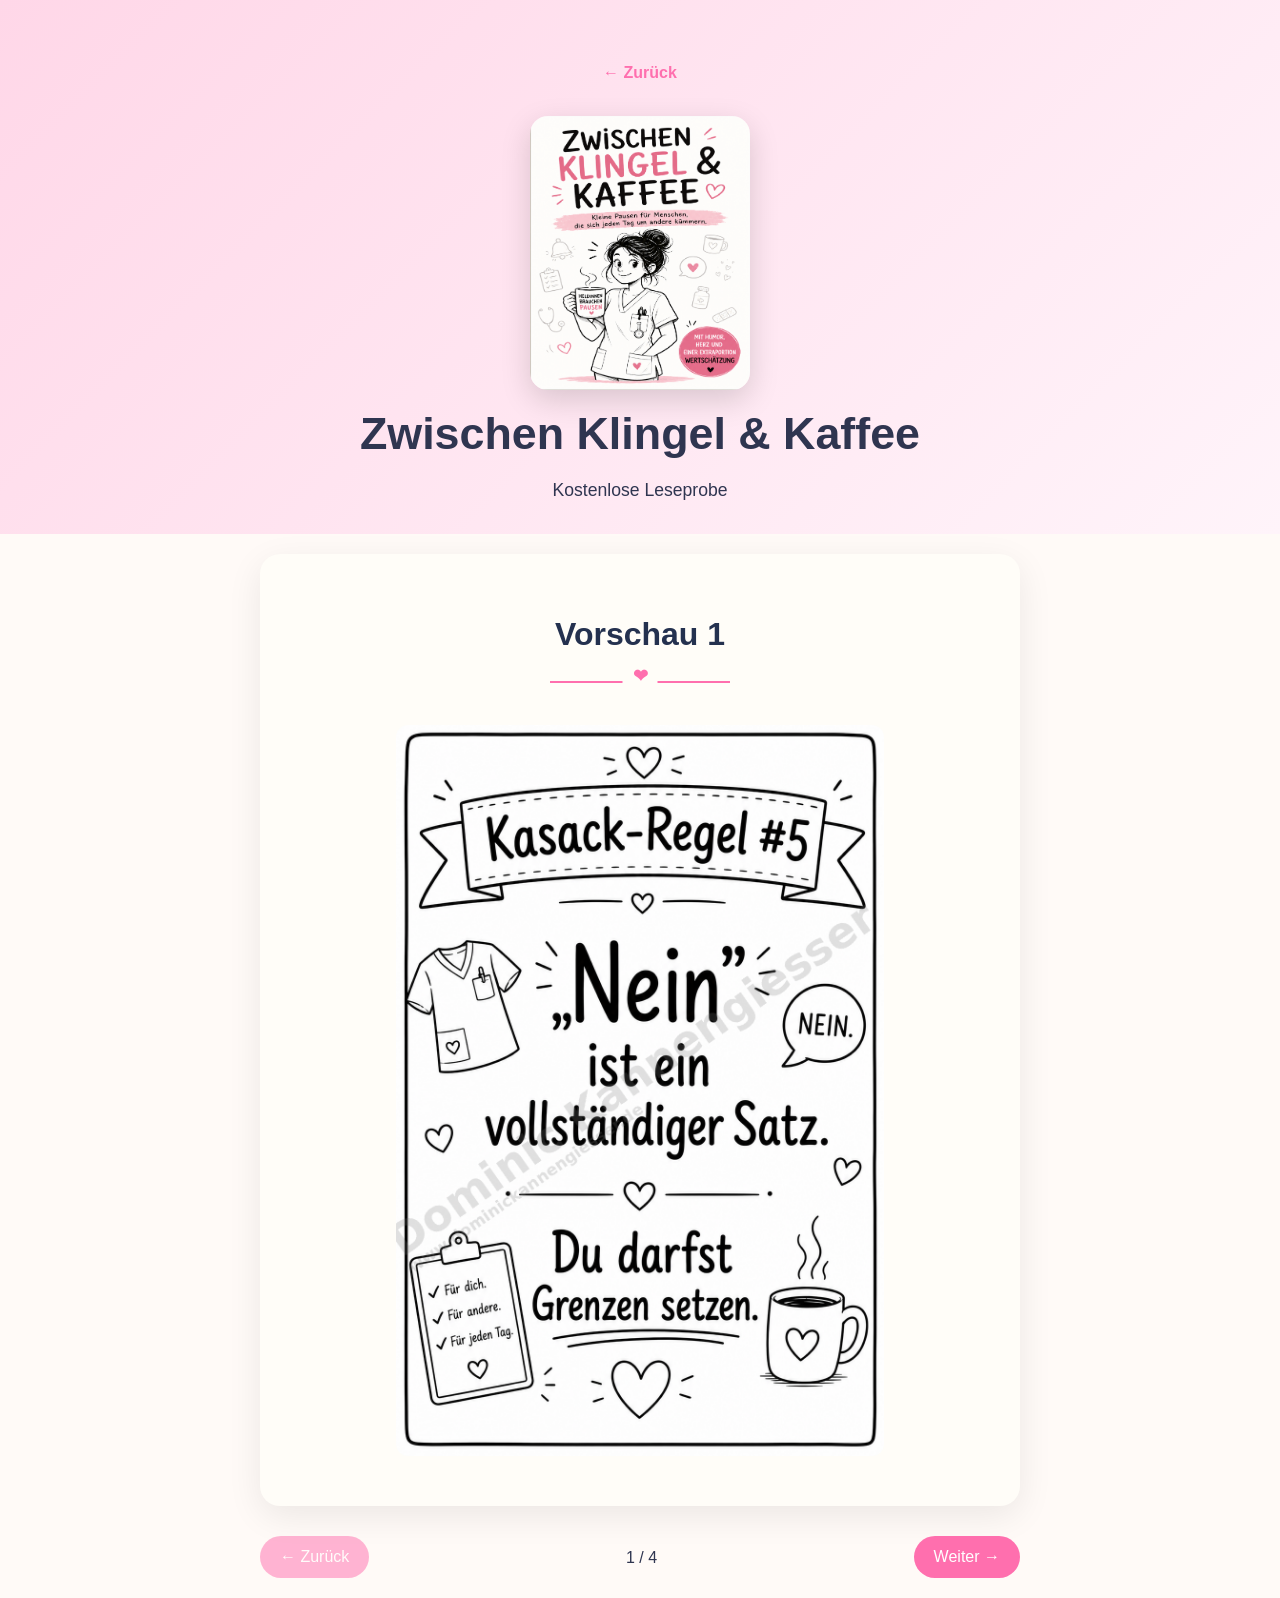
<file: preview_kaffee.html>
<!DOCTYPE html>
<html lang="de">
<head>

<meta charset="UTF-8">
<meta name="viewport" content="width=device-width, initial-scale=1.0">

<title>Leseprobe | Zwischen Klingel & Kaffee</title>

<link rel="stylesheet" href="style.css">
<link rel="stylesheet" href="preview.css">

</head>
<body>

<header class="preview-header">

    <a href="index.html" class="back-btn">← Zurück</a>
<br>
    <img src="img/klingel-cover.png"
         alt="Zwischen Klingel & Kaffee">

    <h1>Zwischen Klingel & Kaffee</h1>

    <p>
        Kostenlose Leseprobe
    </p>

</header>

<main>

<section class="book">

<div class="page active">

<h2>Vorschau 1</h2>

<p>
<img src="img/preview/klingel/01.png" width="75%">
</p>

</div>


<div class="page">

<h2>Vorschau 2</h2>

<p>
<img src="img/preview/klingel/02.png" width="75%">
</p>

</div>


<div class="page">

<h2>Vorschau 3</h2>

<p>
<img src="img/preview/klingel/03.png" width="75%">
</p>

</div>


<div class="page">

<h2>Vielen Dank ❤️</h2>

<p>
Dir gefällt die Geschichte?
Dann entdecke das komplette Abenteuer auf Amazon.
</p>

<a class="btn-amazon"
href="https://www.amazon.de/dp/B0H9ZQ3PFG"
target="_blank"
rel="noopener noreferrer">

Jetzt bei Amazon kaufen

</a>

</div>

<div class="controls">

<button id="prev">
← Zurück
</button>

<span id="counter">
1 / 4
</span>

<button id="next">
Weiter →
</button>

</div>

</section>

</main>

<script src="preview.js"></script>

</body>
</html>
</file>
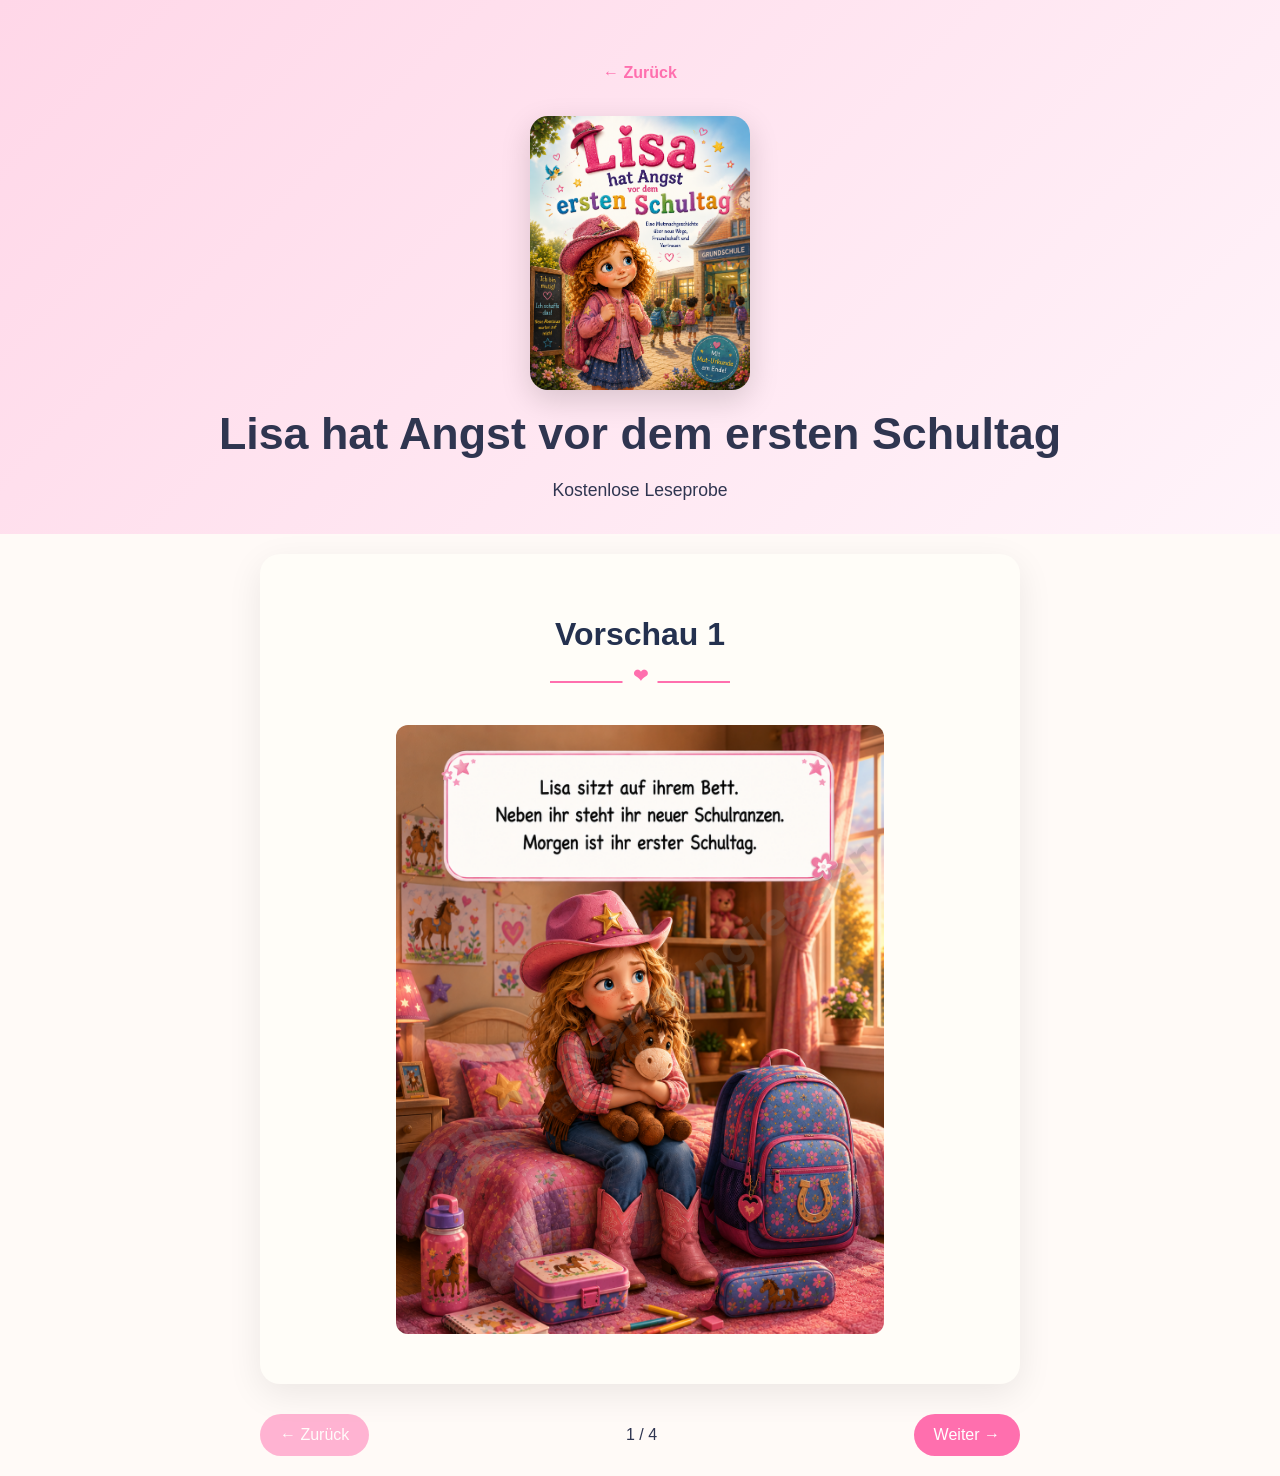
<file: preview_schule.html>
<!DOCTYPE html>
<html lang="de">
<head>

<meta charset="UTF-8">
<meta name="viewport" content="width=device-width, initial-scale=1.0">

<title>Leseprobe | Lisa hat Angst vor dem ersten Schultag</title>

<link rel="stylesheet" href="style.css">
<link rel="stylesheet" href="preview.css">

</head>
<body>

<header class="preview-header">

    <a href="index.html" class="back-btn">← Zurück</a>
<br>
    <img src="img/lisa-schule-cover.png"
         alt="Lisa hat Angst vor dem ersten Schultag">

    <h1>Lisa hat Angst vor dem ersten Schultag</h1>

    <p>
        Kostenlose Leseprobe
    </p>

</header>

<main>

<section class="book">

<div class="page active">

<h2>Vorschau 1</h2>

<p>
<img src="img/preview/lisa/schule/01.png" width="75%">
</p>

</div>


<div class="page">

<h2>Vorschau 2</h2>

<p>
<img src="img/preview/lisa/schule/02.png" width="75%">
</p>

</div>


<div class="page">

<h2>Vorschau 3</h2>

<p>
<img src="img/preview/lisa/schule/03.png" width="75%">
</p>

</div>


<div class="page">

<h2>Vielen Dank ❤️</h2>

<p>
Dir gefällt die Geschichte?
Dann entdecke das komplette Abenteuer auf Amazon.
</p>

<a class="btn-amazon"
href="https://www.amazon.de/dp/B0H7J6V5KJ"
target="_blank"
rel="noopener noreferrer">

Jetzt bei Amazon kaufen

</a>

</div>

<div class="controls">

<button id="prev">
← Zurück
</button>

<span id="counter">
1 / 4
</span>

<button id="next">
Weiter →
</button>

</div>

</section>

</main>

<script src="preview.js"></script>

</body>
</html>
</file>
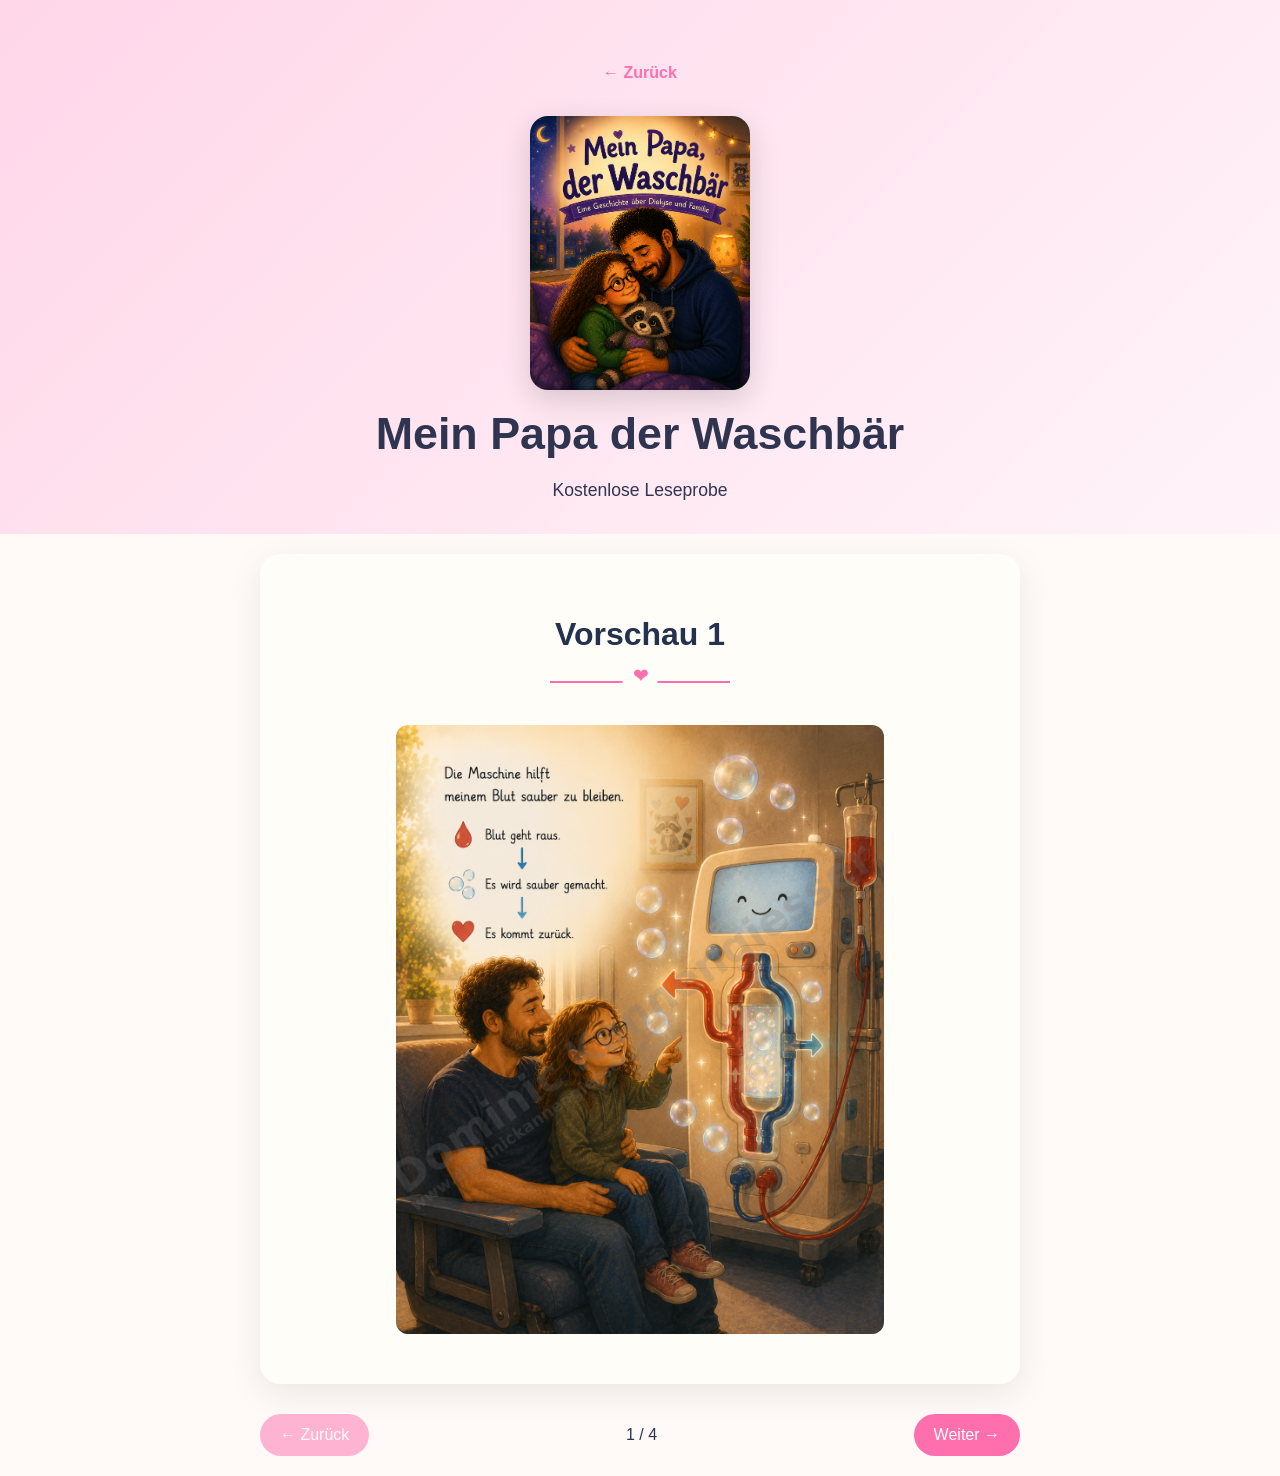
<file: preview_waschbaer.html>
<!DOCTYPE html>
<html lang="de">
<head>

<meta charset="UTF-8">
<meta name="viewport" content="width=device-width, initial-scale=1.0">

<title>Leseprobe | Mein Papa der Waschbär</title>

<link rel="stylesheet" href="style.css">
<link rel="stylesheet" href="preview.css">

</head>
<body>

<header class="preview-header">

    <a href="index.html" class="back-btn">← Zurück</a>
<br>
    <img src="img/waschbaer-cover.png"
         alt="Mein Papa der Waschbär">

    <h1>Mein Papa der Waschbär</h1>

    <p>
        Kostenlose Leseprobe
    </p>

</header>

<main>

<section class="book">

<div class="page active">

<h2>Vorschau 1</h2>

<p>
<img src="img/preview/waschbaer/01.png" width="75%">
</p>

</div>


<div class="page">

<h2>Vorschau 2</h2>

<p>
<img src="img/preview/waschbaer/02.png" width="75%">
</p>

</div>


<div class="page">

<h2>Vorschau 3</h2>

<p>
<img src="img/preview/waschbaer/03.png" width="75%">
</p>

</div>


<div class="page">

<h2>Vielen Dank ❤️</h2>

<p>
Dir gefällt die Geschichte?
Dann entdecke das komplette Abenteuer auf Amazon.
</p>

<a class="btn-amazon"
href="https://www.amazon.de/dp/B0H58DMF8R"
target="_blank"
rel="noopener noreferrer">

Jetzt bei Amazon kaufen

</a>

</div>

<div class="controls">

<button id="prev">
← Zurück
</button>

<span id="counter">
1 / 4
</span>

<button id="next">
Weiter →
</button>

</div>

</section>

</main>

<script src="preview.js"></script>

</body>
</html>
</file>
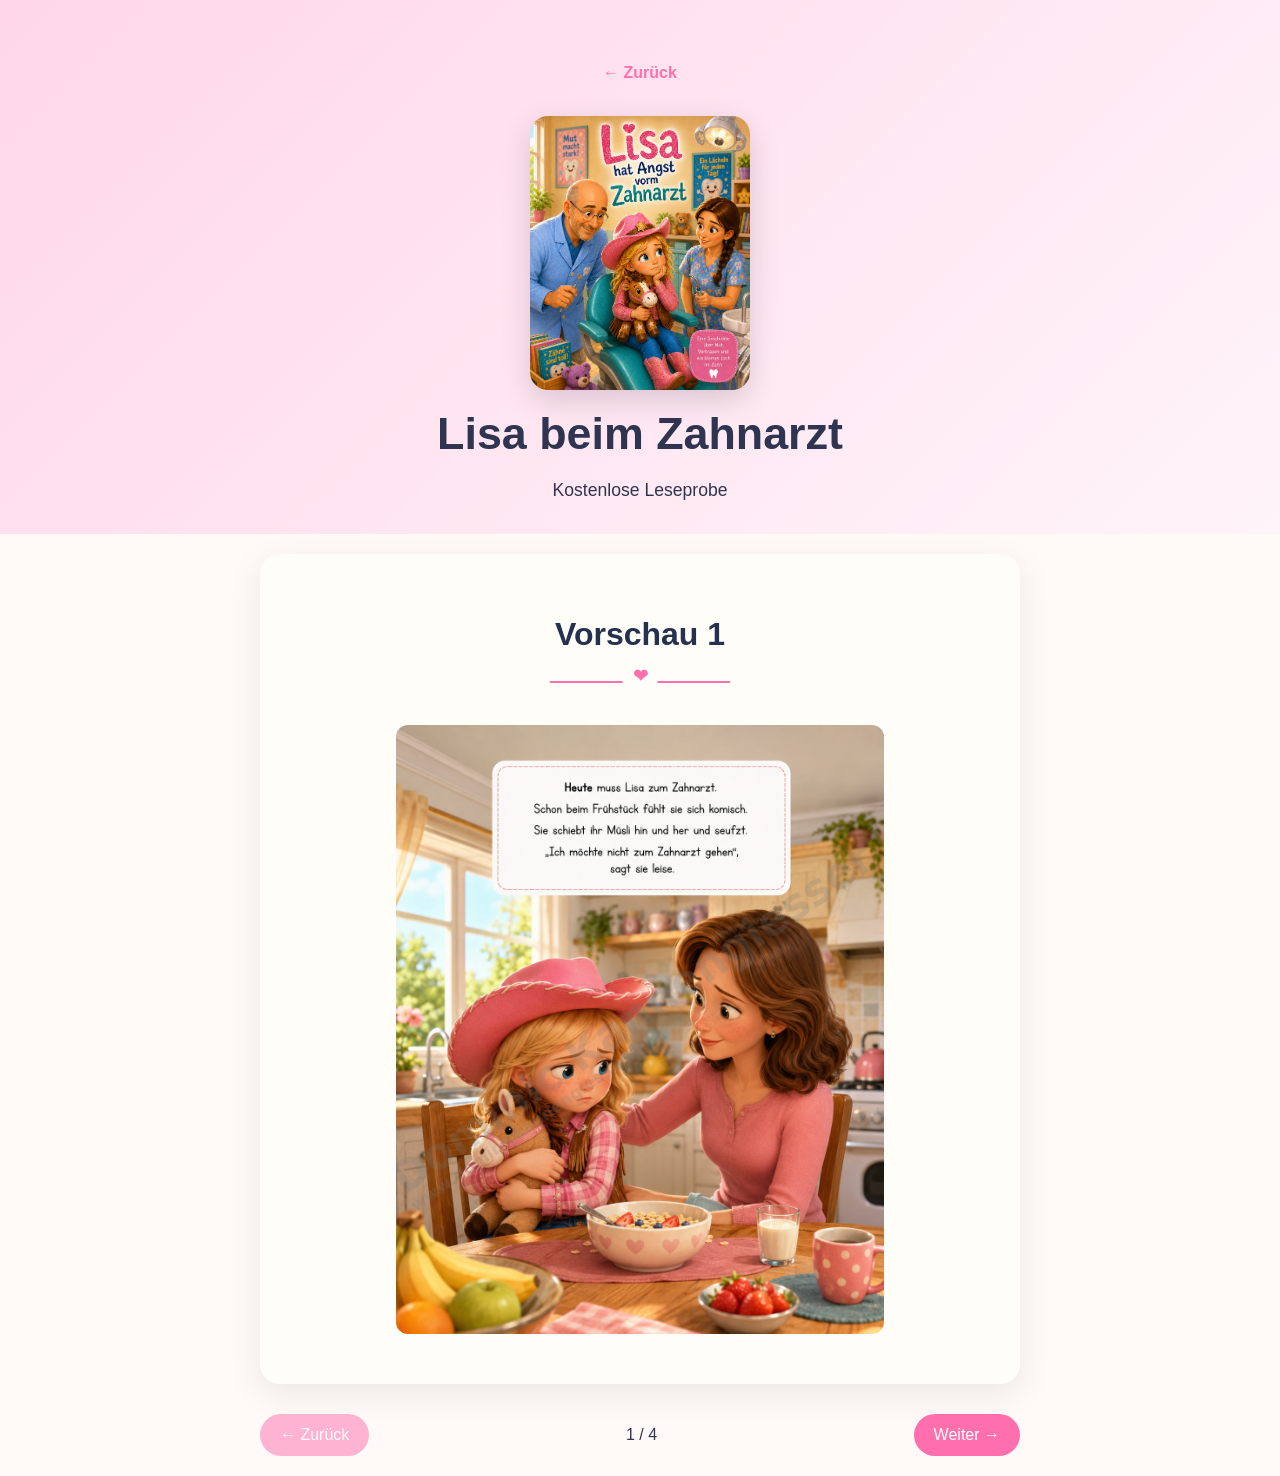
<file: preview_zahnarzt.html>
<!DOCTYPE html>
<html lang="de">
<head>

<meta charset="UTF-8">
<meta name="viewport" content="width=device-width, initial-scale=1.0">

<title>Leseprobe | Lisa beim Zahnarzt</title>

<link rel="stylesheet" href="style.css">
<link rel="stylesheet" href="preview.css">

</head>
<body>

<header class="preview-header">

    <a href="index.html" class="back-btn">← Zurück</a>
<br>
    <img src="img/lisa-zahnarzt-cover.png"
         alt="Lisa beim Zahnarzt">

    <h1>Lisa beim Zahnarzt</h1>

    <p>
        Kostenlose Leseprobe
    </p>

</header>

<main>

<section class="book">

<div class="page active">

<h2>Vorschau 1</h2>

<p>
<img src="img/preview/lisa/zahnarzt/01.png" width="75%">
</p>

</div>


<div class="page">

<h2>Vorschau 2</h2>

<p>
<img src="img/preview/lisa/zahnarzt/02.png" width="75%">
</p>

</div>


<div class="page">

<h2>Vorschau 3</h2>

<p>
<img src="img/preview/lisa/zahnarzt/03.png" width="75%">
</p>

</div>


<div class="page">

<h2>Vielen Dank ❤️</h2>

<p>
Dir gefällt die Geschichte?
Dann entdecke das komplette Abenteuer auf Amazon.
</p>

<a class="btn-amazon"
href="https://www.amazon.de/dp/B0H673MLFH"
target="_blank"
rel="noopener noreferrer">

Jetzt bei Amazon kaufen

</a>

</div>

<div class="controls">

<button id="prev">
← Zurück
</button>

<span id="counter">
1 / 4
</span>

<button id="next">
Weiter →
</button>

</div>

</section>

</main>

<script src="preview.js"></script>

</body>
</html>
</file>
<file: style.css>
:root{
    --pink:#ff6fae;
    --pink-dark:#f04f95;
    --blue:#74c7ff;
    --dark:#2f3550;
    --bg:#fffaf7;
    --card:#ffffff;
}

*{margin:0;padding:0;box-sizing:border-box;}

html{scroll-behavior:smooth;}

body{
    font-family:"Segoe UI",sans-serif;
    background:var(--bg);
    color:var(--dark);
    line-height:1.6;
}

.container{
    width:min(1200px,92%);
    margin:auto;
}

header{
    background:linear-gradient(135deg,#ffd7e8,#fff4fa);
    text-align:center;
    padding:60px 20px;
}

header h1{font-size:2.8rem;margin-bottom:.4rem;}
header p{font-size:1.1rem;}

.books{
    width:min(1300px,94%);
    margin:auto;
    padding:60px 20px;
}

.books h2{
    text-align:center;
    margin-bottom:40px;
}

.book-grid{
    display:grid;
    grid-template-columns:repeat(auto-fit,minmax(280px,1fr));
    gap:30px;
    align-items:stretch;
}

.book-card{
    background:var(--card);
    border-radius:20px;
    overflow:hidden;
    position:relative;
    display:flex;
    flex-direction:column;
    box-shadow:0 8px 20px rgba(0,0,0,.08);
    transition:.25s ease;
}

.book-card:hover{
    transform:translateY(-6px);
    box-shadow:0 14px 30px rgba(0,0,0,.15);
}

.book-card img{
    width:100%;
    display:block;
    transition:transform .35s;
}

.book-card:hover img{
    transform:scale(1.03);
}

.book-content{
    padding:20px;
    display:flex;
    flex-direction:column;
    flex:1;
}

.book-content h3{
    color:var(--pink);
    margin-bottom:12px;
}

.book-content p{
    flex:1;
    margin-bottom:20px;
}

.btn{
    display:inline-block;
    align-self:flex-start;
    margin-top:auto;
    padding:12px 24px;
    background:var(--pink);
    color:#fff;
    border-radius:30px;
    text-decoration:none;
    font-weight:600;
    transition:.2s;
}

.btn:hover{
    background:var(--pink-dark);
    transform:translateY(-2px);
    text-decoration:none;
}
.btn-amazon{
    display:inline-block;
    align-self:flex-start;
    margin-top:auto;
    padding:12px 24px;
    background:#ff9900;
    color:#fff;
    border-radius:30px;
    text-decoration:none;
    font-weight:600;
    transition:.2s;
}

.btn-amazon:hover{
    background:#e68a00;
    transform:translateY(-2px);
    text-decoration:none;
}

.book-card.series::before{
    content:"SERIE";
    position:absolute;
    top:18px;
    left:-48px;
    width:170px;
    padding:8px 0;
    background:var(--pink);
    color:#fff;
    text-align:center;
    font-size:13px;
    font-weight:700;
    letter-spacing:2px;
    transform:rotate(-45deg);
    box-shadow:0 4px 12px rgba(0,0,0,.25);
    z-index:10;
}

.about{
    background:#fff;
    padding:60px 20px;
    text-align:center;
}

.about p{
    max-width:720px;
    margin:20px auto 0;
}

footer{
    background:var(--dark);
    color:#fff;
    text-align:center;
    padding:35px 20px;
}

.footer-links{
    margin-top:10px;
}

.footer-links a{
    color:#fff;
    text-decoration:none;
}

.footer-links a:hover{
    text-decoration:underline;
}
.btn-center{
    display:flex;
    justify-content:center;
    margin:40px 0;
}

.btn-certificate{
    display:inline-block;
    padding:14px 32px;
    background:#6fbf73;
    color:#fff;
    border-radius:30px;
    text-decoration:none;
    font-weight:600;
    font-size:1rem;
    transition:.2s;
    box-shadow:0 6px 18px rgba(0,0,0,.12);
}

.btn-certificate:hover{
    background:#5aa85e;
    transform:translateY(-2px);
    text-decoration:none;
}

a{color:inherit;}

@media (max-width:768px){
    header h1{font-size:2.1rem;}
    .books,.about{padding:40px 18px;}
    .book-grid{gap:20px;}
}
.popup-overlay{
    position:fixed;
    inset:0;
    background:rgba(0,0,0,.65);
    display:none;
    justify-content:center;
    align-items:center;
    z-index:99999;
    backdrop-filter:blur(4px);
}

.popup-box{

    max-width:650px;
    width:92%;
    background:white;
    border-radius:20px;
    padding:40px;
    position:relative;
    animation:popup .35s ease;
}

@keyframes popup{

from{
opacity:0;
transform:translateY(30px);
}

to{
opacity:1;
transform:translateY(0);
}

}

.popup-close{

position:absolute;
right:18px;
top:12px;
font-size:32px;
cursor:pointer;
background:none;
border:none;

}

.popup-box h2{

margin-top:0;
text-align:center;

}

.popup-box p{

line-height:1.8;

}

.popup-box .btn{

margin-top:20px;
width:100%;
text-align:center;

}



header {
    position: relative;
    overflow: hidden;
    min-height: 195px;
}

/* Banner rechts im Header */
.honey-banner {
    position: absolute;
    top: 0;
    right: 0;

    width: 42%;
    height: 195px;

    padding: 0;
    margin: 0;

    background: transparent;
    clip-path: none;

    overflow: hidden;
    z-index: 2;
}

.honey-banner img {
    display: block;

    width: 100%;
    height: 100%;

    object-fit: contain;
    object-position: right center;
}

/* Mobile */
@media (max-width: 768px) {
    header {
        min-height: auto;
        padding-bottom: 20px;
    }

    .honey-banner {
        position: relative;
        width: 100%;
        height: auto;

        margin-top: 20px;
    }

    .honey-banner img {
        width: 100%;
        height: auto;

        object-fit: contain;
    }
}
</file>
<file: urkunden.css>
/* Hero */

.small-hero{
    text-align:center;
    padding:80px 20px 50px;
}

/* Grid */

.certificate-grid{
    display:grid;
    grid-template-columns:repeat(auto-fit,minmax(340px,1fr));
    gap:35px;
    margin:70px 0;
}

/* Karten */

.certificate-card{
    background:#fff;
    border-radius:20px;
    padding:35px;
    text-align:center;
    box-shadow:0 12px 30px rgba(0,0,0,.08);
    transition:.25s ease;

    display:flex;
    flex-direction:column;
}

.certificate-card:hover{
    transform:translateY(-6px);
    box-shadow:0 18px 40px rgba(0,0,0,.12);
}
.certificate-card p{
    margin:20px 0 30px;
    line-height:1.7;
    flex-grow:1;
}

.btn-certificate{
    display:inline-block;
    margin-top:auto;
    padding:14px 30px;
    background:#6fbf73;
    color:#fff;
    border-radius:30px;
    text-decoration:none;
    font-weight:600;
    transition:.2s;
}

.btn-certificate:hover{
    background:#5aa85e;
    transform:translateY(-2px);
}

/* Überschrift */

.certificate-card h2{
    margin-bottom:20px;
    color:var(--dark);
}

/* Bild */

.certificate-image{
    width:180px;
    max-width:100%;
    display:block;
    margin:0 auto 25px;
    border-radius:10px;
    box-shadow:0 8px 18px rgba(0,0,0,.15);
}

/* Beschreibung */

.certificate-card p{
    margin:20px 0 30px;
    line-height:1.7;
}

/* Downloadbutton */

.btn-certificate{
    display:inline-block;
    padding:14px 30px;
    background:#6fbf73;
    color:#fff;
    border-radius:30px;
    text-decoration:none;
    font-weight:600;
    transition:.2s;
}

.btn-certificate:hover{
    background:#5aa85e;
    transform:translateY(-2px);
    text-decoration:none;
}

/* Mobil */

@media (max-width:768px){

    .certificate-grid{
        grid-template-columns:1fr;
    }

    .certificate-card{
        padding:25px;
    }

    .certificate-image{
        width:150px;
    }

}
</file>
<file: preview.css>
.preview-header{
    text-align:center;
    padding:60px 20px 30px;
}

.preview-header img{
    width:220px;
    border-radius:18px;
    box-shadow:0 10px 30px rgba(0,0,0,.15);
}

.back-btn{
    display:inline-block;
    margin-bottom:30px;
    text-decoration:none;
    color:var(--pink);
    font-weight:600;
}

.book{
    max-width:800px;
    margin:auto;
    padding:20px;
}

.page{
    display:none;
    background:#fffdf8;
    padding:50px;
    border-radius:20px;
    box-shadow:0 10px 35px rgba(0,0,0,.08);
    min-height:550px;
    text-align:center;
    line-height:1.9;
    font-size:1.1rem;
}

.page.active{
    display:block;
    animation:fade .4s;
}

.page h2{
    position:relative;
    margin:0 0 60px;
    text-align:center;
    font-size:2rem;
    color:#24314f;
}

.page h2::before{
    content:"";
    position:absolute;
    left:50%;
    bottom:-18px;
    transform:translateX(-50%);
    width:180px;
    height:2px;
    background:linear-gradient(
        to right,
        var(--pink) 0%,
        var(--pink) 42%,
        transparent 42%,
        transparent 58%,
        var(--pink) 58%,
        var(--pink) 100%
    );
}

.page h2::after{
    content:"❤";
    position:absolute;
    left:50%;
    bottom:-28px;
    transform:translateX(-50%);
    background:#fffdf8;
    color:var(--pink);
    padding:0 10px;
    font-size:18px;
}

.page img{
    display:block;
    margin:0 auto;
    max-width:100%;
    height:auto;
    border-radius:12px;
}

.page p{
    max-width:650px;
    margin:35px auto 0;
    text-align:left;
}

.controls{
    margin-top:30px;
    display:flex;
    justify-content:space-between;
    align-items:center;
}

.controls button{
    padding:12px 20px;
    border:none;
    background:var(--pink);
    color:white;
    border-radius:30px;
    cursor:pointer;
    font-size:16px;
    transition:.2s;
}

.controls button:hover{
    background:var(--pink-dark);
    transform:translateY(-2px);
}

.controls button:disabled{
    opacity:.5;
    cursor:default;
    transform:none;
}

@keyframes fade{
    from{
        opacity:0;
        transform:translateY(15px);
    }

    to{
        opacity:1;
        transform:none;
    }
}
</file>
